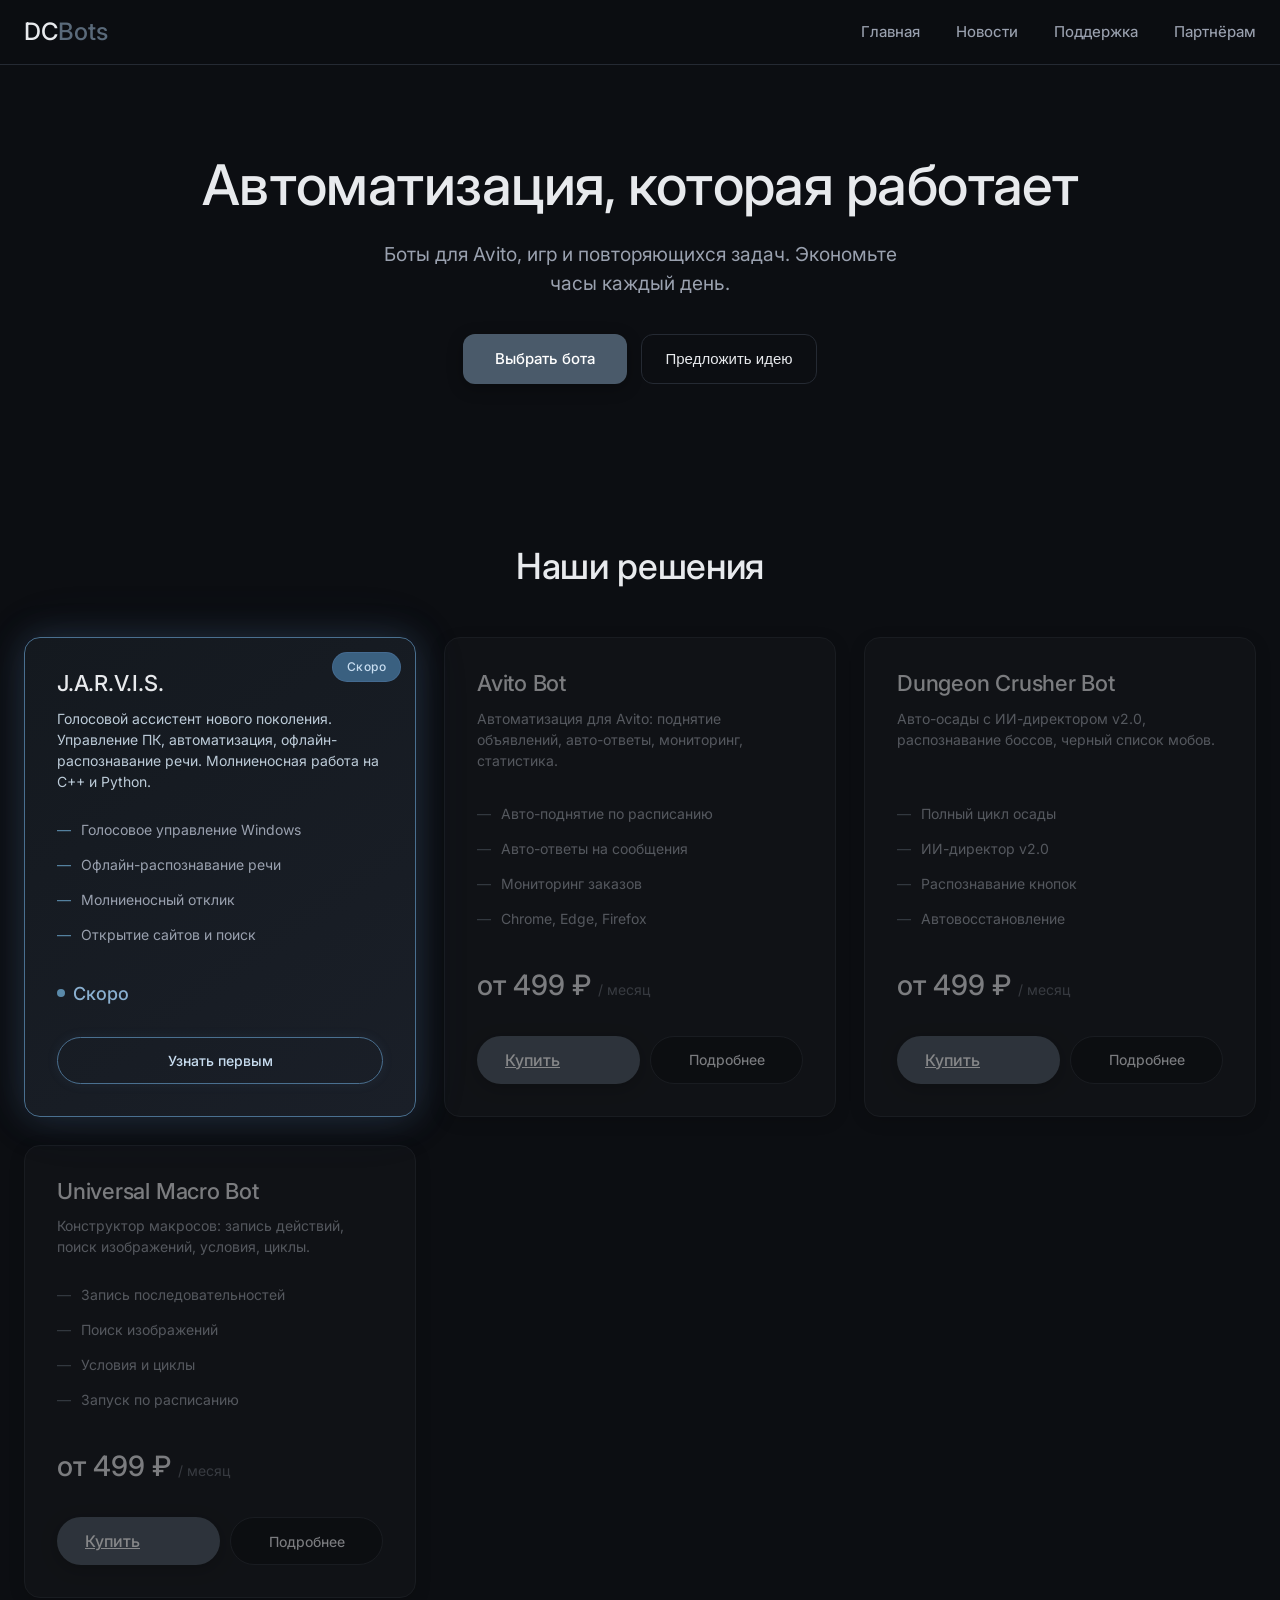
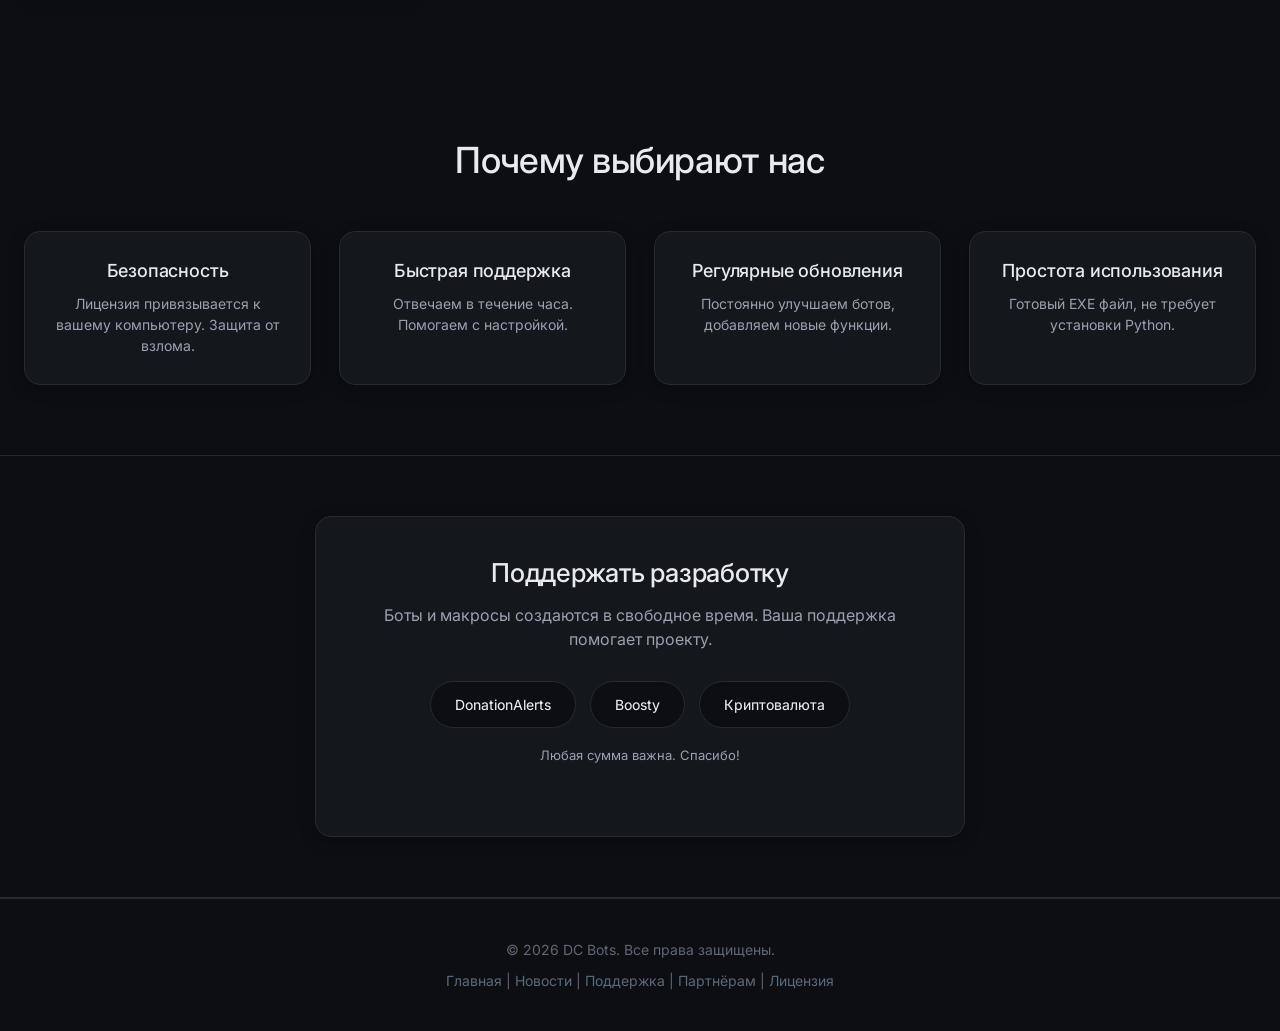
<file: index.html>
<!DOCTYPE html>
<html lang="ru">
<head>
    <meta charset="UTF-8">
    <meta name="viewport" content="width=device-width, initial-scale=1.0">
    <title>DC Bots — автоматизация Avito, игр и макросов</title>
    <meta name="description" content="DC Bots: автоматизация для Avito, Dungeon Crusher, Universal Macro Bot.">
    <meta name="keywords" content="автоматизация, бот для авито, бот для игр, макросы">
    <meta name="author" content="DC Bots">
    <meta name="robots" content="index, follow">
    
    <link rel="icon" type="image/png" sizes="96x96" href="/favicon-96x96.png">
    <link rel="icon" type="image/svg+xml" href="/favicon.svg">
    <link rel="shortcut icon" href="/favicon.ico">
    <link rel="apple-touch-icon" sizes="180x180" href="/apple-touch-icon.png">
    <meta name="apple-mobile-web-app-title" content="DC Bots">
    <link rel="manifest" href="/site.webmanifest">
    
    <link rel="canonical" href="https://www.dsbot.su/">
    
    <link rel="preconnect" href="https://fonts.googleapis.com">
    <link rel="preconnect" href="https://fonts.gstatic.com" crossorigin>
    <link href="https://fonts.googleapis.com/css2?family=Inter:ital,opsz,wght@0,14..32,100..900;1,14..32,100..900&display=swap" rel="stylesheet">
    
    <link rel="stylesheet" href="css/style.css">
</head>
<body>
    <div class="loader-wrapper" id="loader">
        <div class="loader">
            <div class="loader-logo">DC</div>
            <div class="loader-text">DC Bots</div>
            <div class="loader-dots">
                <div class="loader-dot"></div>
                <div class="loader-dot"></div>
                <div class="loader-dot"></div>
            </div>
        </div>
    </div>

    <script>
        window.addEventListener('load', function() {
            const loader = document.getElementById('loader');
            loader.classList.add('hide');
            setTimeout(() => loader.remove(), 400);
        });
    </script>

    <header class="header">
        <div class="container header-inner">
            <a href="index.html" class="logo">DC<span>Bots</span></a>
            <div class="nav">
                <a href="index.html">Главная</a>
                <a href="news.html">Новости</a>
                <a href="support.html">Поддержка</a>
                <a href="partners.html">Партнёрам</a>
            </div>
        </div>
    </header>

    <section class="hero">
        <div class="container">
            <h1>Автоматизация, которая работает</h1>
            <p>Боты для Avito, игр и повторяющихся задач. Экономьте часы каждый день.</p>
            <div class="hero-buttons">
                <a href="#bots" class="btn btn-primary">Выбрать бота</a>
                <button class="btn btn-outline" id="openIdeaModalBtn">Предложить идею</button>
            </div>
        </div>
    </section>

    <div id="ideaModal" class="modal">
        <div class="modal-content">
            <div class="modal-header">
                <h2>Предложить идею</h2>
                <span class="close-modal" onclick="closeModal('ideaModal')">&times;</span>
            </div>
            <div class="modal-body">
                <form action="https://formsubmit.co/cheltypo@gmail.com" method="POST">
                    <input type="hidden" name="_subject" value="Новая идея с сайта DC Bots">
                    <input type="hidden" name="_captcha" value="false">
                    <input type="text" name="name" placeholder="Ваше имя" required>
                    <input type="email" name="email" placeholder="Ваш email" required>
                    <textarea name="message" placeholder="Опишите вашу идею..." required></textarea>
                    <button type="submit">Отправить</button>
                </form>
            </div>
        </div>
    </div>

    <div id="buyModal" class="modal">
        <div class="modal-content">
            <div class="modal-header">
                <h2 id="buyModalTitle">Оформление заказа</h2>
                <span class="close-modal" onclick="closeModal('buyModal')">&times;</span>
            </div>
            <div class="modal-body">
                <form action="https://formsubmit.co/cheltypo@gmail.com" method="POST">
                    <input type="hidden" name="_subject" value="Заказ с сайта DC Bots">
                    <input type="hidden" name="_captcha" value="false">
                    <input type="hidden" name="product" id="buyProduct">
                    <input type="hidden" name="tariff" id="buyTariff">
                    <input type="text" name="name" placeholder="Ваше имя" required>
                    <input type="text" name="contact" placeholder="Telegram или Email" required>
                    <select name="payment_method" required>
                        <option value="">Способ оплаты</option>
                        <option value="Карта Сбербанк">Карта Сбербанк</option>
                        <option value="Карта Тинькофф">Карта Тинькофф</option>
                        <option value="ЮMoney">ЮMoney</option>
                        <option value="Криптовалюта USDT">Криптовалюта USDT</option>
                    </select>
                    <textarea name="comment" placeholder="Комментарий (необязательно)"></textarea>
                    <button type="submit">Отправить заявку</button>
                </form>
                <p style="color: var(--text-muted); font-size: 12px; text-align: center; margin-top: 15px;">После отправки с вами свяжутся для уточнения деталей.</p>
            </div>
        </div>
    </div>

    <div id="detailAvitoModal" class="modal">
        <div class="modal-content">
            <div class="modal-header">
                <h2>Avito Bot</h2>
                <span class="close-modal" onclick="closeModal('detailAvitoModal')">&times;</span>
            </div>
            <div class="modal-body">
                <p style="color: var(--text-secondary); margin-bottom: 16px; font-size: 14px;">Автоматизация для Avito: поднятие объявлений, авто-ответы, мониторинг, статистика.</p>
                <div class="detail-section">
                    <h3>Возможности</h3>
                    <ul>
                        <li>Авто-поднятие по расписанию</li>
                        <li>Авто-ответы на сообщения</li>
                        <li>Мониторинг заказов</li>
                        <li>Статистика просмотров</li>
                        <li>Chrome, Edge, Firefox</li>
                        <li>Уведомления в Telegram</li>
                    </ul>
                </div>
                <div class="price-block">
                    <div class="price">от 499 ₽ <small>/ месяц</small></div>
                    <p style="color: var(--text-muted); font-size: 13px;">3 месяца — 1199 ₽ • Навсегда — 2999 ₽</p>
                </div>
                <div style="display: flex; gap: 12px;">
                    <button class="btn-buy" style="flex: 1;" onclick="closeModal('detailAvitoModal'); openBuyModal('Avito Bot', '1 месяц - 499 ₽');">Купить</button>
                    <button class="btn-outline" style="flex: 1; border-radius: 40px;" onclick="closeModal('detailAvitoModal');">Закрыть</button>
                </div>
            </div>
        </div>
    </div>

    <div id="detailDungeonModal" class="modal">
        <div class="modal-content">
            <div class="modal-header">
                <h2>Dungeon Crusher Bot</h2>
                <span class="close-modal" onclick="closeModal('detailDungeonModal')">&times;</span>
            </div>
            <div class="modal-body">
                <p style="color: var(--text-secondary); margin-bottom: 16px; font-size: 14px;">Авто-осады с ИИ-директором v2.0. Бот учится на ваших действиях.</p>
                <div class="detail-section">
                    <h3>Возможности</h3>
                    <ul>
                        <li>Полный цикл осады</li>
                        <li>ИИ-директор v2.0</li>
                        <li>Распознавание кнопок</li>
                        <li>Черный список мобов</li>
                        <li>Автовосстановление</li>
                        <li>Статистика и графики</li>
                    </ul>
                </div>
                <div class="price-block">
                    <div class="price">от 499 ₽ <small>/ месяц</small></div>
                    <p style="color: var(--text-muted); font-size: 13px;">3 месяца — 1199 ₽ • Навсегда — 2999 ₽</p>
                </div>
                <div style="display: flex; gap: 12px;">
                    <button class="btn-buy" style="flex: 1;" onclick="closeModal('detailDungeonModal'); openBuyModal('Dungeon Crusher Bot', '1 месяц - 499 ₽');">Купить</button>
                    <button class="btn-outline" style="flex: 1; border-radius: 40px;" onclick="closeModal('detailDungeonModal');">Закрыть</button>
                </div>
            </div>
        </div>
    </div>

    <div id="detailMacroModal" class="modal">
        <div class="modal-content">
            <div class="modal-header">
                <h2>Universal Macro Bot</h2>
                <span class="close-modal" onclick="closeModal('detailMacroModal')">&times;</span>
            </div>
            <div class="modal-body">
                <p style="color: var(--text-secondary); margin-bottom: 16px; font-size: 14px;">Конструктор макросов: запись, поиск изображений, условия, циклы.</p>
                <div class="detail-section">
                    <h3>Возможности</h3>
                    <ul>
                        <li>Запись действий</li>
                        <li>Поиск изображений</li>
                        <li>Условия (if/else)</li>
                        <li>Циклы (for/while)</li>
                        <li>Запуск по расписанию</li>
                        <li>Визуальный редактор</li>
                    </ul>
                </div>
                <div class="price-block">
                    <div class="price">от 499 ₽ <small>/ месяц</small></div>
                    <p style="color: var(--text-muted); font-size: 13px;">3 месяца — 1199 ₽ • Навсегда — 2999 ₽</p>
                </div>
                <div style="display: flex; gap: 12px;">
                    <button class="btn-buy" style="flex: 1;" onclick="closeModal('detailMacroModal'); openBuyModal('Universal Macro Bot', '1 месяц - 499 ₽');">Купить</button>
                    <button class="btn-outline" style="flex: 1; border-radius: 40px;" onclick="closeModal('detailMacroModal');">Закрыть</button>
                </div>
            </div>
        </div>
    </div>

    <div id="jarvisNotifyModal" class="modal">
        <div class="modal-content">
            <div class="modal-header">
                <h2>J.A.R.V.I.S. — скоро</h2>
                <span class="close-modal" onclick="closeModal('jarvisNotifyModal')">&times;</span>
            </div>
            <div class="modal-body">
                <p style="color: var(--text-secondary); margin-bottom: 20px;">Оставьте контакт, и мы напишем вам сразу после запуска.</p>
                <form action="https://formsubmit.co/cheltypo@gmail.com" method="POST">
                    <input type="hidden" name="_subject" value="Уведомить о Джарвисе | DC Bots">
                    <input type="hidden" name="_captcha" value="false">
                    <input type="text" name="name" placeholder="Ваше имя" required>
                    <input type="text" name="contact" placeholder="Telegram или Email" required>
                    <button type="submit">Уведомить</button>
                </form>
            </div>
        </div>
    </div>

    <div id="licenseModal" class="modal">
        <div class="modal-content">
            <div class="modal-header">
                <h2>Лицензионное соглашение</h2>
                <span class="close-modal" onclick="closeModal('licenseModal')">&times;</span>
            </div>
            <div class="modal-body">
                <p style="margin-bottom: 16px;">© 2026 DC Bots. Все права защищены.</p>
                <p style="margin-bottom: 16px;">Настоящее лицензионное соглашение регулирует использование материалов сайта dsbot.su и программного обеспечения DC Bots.</p>
                <h3 style="font-size: 16px; margin: 16px 0 8px;">1. Авторские права</h3>
                <p style="color: var(--text-secondary); font-size: 14px;">Все материалы сайта являются интеллектуальной собственностью DC Bots.</p>
                <h3 style="font-size: 16px; margin: 16px 0 8px;">2. Использование материалов</h3>
                <p style="color: var(--text-secondary); font-size: 14px;">Запрещается копирование, распространение, модификация материалов без письменного разрешения.</p>
                <h3 style="font-size: 16px; margin: 16px 0 8px;">3. Программное обеспечение</h3>
                <p style="color: var(--text-secondary); font-size: 14px;">Программы распространяются на условиях платной лицензии. Запрещается декомпиляция и передача ключей третьим лицам.</p>
                <button class="btn-buy" style="width: 100%; margin-top: 20px;" onclick="closeModal('licenseModal')">Закрыть</button>
            </div>
        </div>
    </div>

    <section id="bots" class="bots">
        <div class="container">
            <h2 class="section-title">Наши решения</h2>
            <div class="grid has-jarvis">
                <div class="bot-card jarvis-card">
                    <span class="jarvis-badge">Скоро</span>
                    <h3>J.A.R.V.I.S.</h3>
                    <p>Голосовой ассистент нового поколения. Управление ПК, автоматизация, офлайн-распознавание речи. Молниеносная работа на C++ и Python.</p>
                    <ul class="bot-features">
                        <li>Голосовое управление Windows</li>
                        <li>Офлайн-распознавание речи</li>
                        <li>Молниеносный отклик</li>
                        <li>Открытие сайтов и поиск</li>
                    </ul>
                    <div class="jarvis-soon">
                        <span class="jarvis-dot"></span> Скоро
                    </div>
                    <div class="bot-actions">
                        <a href="#" class="btn-jarvis" onclick="openModal('jarvisNotifyModal'); return false;">Узнать первым</a>
                    </div>
                </div>

                <div class="bot-card">
                    <h3>Avito Bot</h3>
                    <p>Автоматизация для Avito: поднятие объявлений, авто-ответы, мониторинг, статистика.</p>
                    <ul class="bot-features">
                        <li>Авто-поднятие по расписанию</li>
                        <li>Авто-ответы на сообщения</li>
                        <li>Мониторинг заказов</li>
                        <li>Chrome, Edge, Firefox</li>
                    </ul>
                    <div class="price">от 499 ₽ <small>/ месяц</small></div>
                    <div class="bot-actions">
                        <a href="#" class="btn-buy" onclick="openBuyModal('Avito Bot', '1 месяц - 499 ₽'); return false;">Купить</a>
                        <a href="#" class="bot-link" onclick="openModal('detailAvitoModal'); return false;">Подробнее</a>
                    </div>
                </div>

                <div class="bot-card">
                    <h3>Dungeon Crusher Bot</h3>
                    <p>Авто-осады с ИИ-директором v2.0, распознавание боссов, черный список мобов.</p>
                    <ul class="bot-features">
                        <li>Полный цикл осады</li>
                        <li>ИИ-директор v2.0</li>
                        <li>Распознавание кнопок</li>
                        <li>Автовосстановление</li>
                    </ul>
                    <div class="price">от 499 ₽ <small>/ месяц</small></div>
                    <div class="bot-actions">
                        <a href="#" class="btn-buy" onclick="openBuyModal('Dungeon Crusher Bot', '1 месяц - 499 ₽'); return false;">Купить</a>
                        <a href="#" class="bot-link" onclick="openModal('detailDungeonModal'); return false;">Подробнее</a>
                    </div>
                </div>

                <div class="bot-card">
                    <h3>Universal Macro Bot</h3>
                    <p>Конструктор макросов: запись действий, поиск изображений, условия, циклы.</p>
                    <ul class="bot-features">
                        <li>Запись последовательностей</li>
                        <li>Поиск изображений</li>
                        <li>Условия и циклы</li>
                        <li>Запуск по расписанию</li>
                    </ul>
                    <div class="price">от 499 ₽ <small>/ месяц</small></div>
                    <div class="bot-actions">
                        <a href="#" class="btn-buy" onclick="openBuyModal('Universal Macro Bot', '1 месяц - 499 ₽'); return false;">Купить</a>
                        <a href="#" class="bot-link" onclick="openModal('detailMacroModal'); return false;">Подробнее</a>
                    </div>
                </div>
            </div>
        </div>
    </section>

    <section class="features">
        <div class="container">
            <h2 class="section-title">Почему выбирают нас</h2>
            <div class="features-grid">
                <div class="feature-item">
                    <h4>Безопасность</h4>
                    <p>Лицензия привязывается к вашему компьютеру. Защита от взлома.</p>
                </div>
                <div class="feature-item">
                    <h4>Быстрая поддержка</h4>
                    <p>Отвечаем в течение часа. Помогаем с настройкой.</p>
                </div>
                <div class="feature-item">
                    <h4>Регулярные обновления</h4>
                    <p>Постоянно улучшаем ботов, добавляем новые функции.</p>
                </div>
                <div class="feature-item">
                    <h4>Простота использования</h4>
                    <p>Готовый EXE файл, не требует установки Python.</p>
                </div>
            </div>
        </div>
    </section>

    <section class="support-author">
        <div class="container">
            <div class="support-card">
                <h3>Поддержать разработку</h3>
                <p>Боты и макросы создаются в свободное время. Ваша поддержка помогает проекту.</p>
                <div class="support-buttons">
                    <a href="https://www.donationalerts.com/r/alibobao" target="_blank" class="btn-donate">DonationAlerts</a>
                    <a href="https://boosty.to/alibobao/single-payment/donation/793850/target?share=target_link" target="_blank" class="btn-boosty">Boosty</a>
                    <a href="#" class="btn-crypto" id="cryptoBtn">Криптовалюта</a>
                </div>
                <div id="cryptoAddresses" style="display: none; margin-top: 15px;">
                    <p><strong>USDT (TRC20):</strong> TXxxx...yyy</p>
                    <p><strong>BTC:</strong> bc1q...xyz</p>
                </div>
                <p class="support-note">Любая сумма важна. Спасибо!</p>
            </div>
        </div>
    </section>

    <footer class="footer">
        <div class="container">
            <p>© 2026 DC Bots. Все права защищены.</p>
            <p style="margin-top: 10px;">
                <a href="index.html">Главная</a> |
                <a href="news.html">Новости</a> |
                <a href="support.html">Поддержка</a> |
                <a href="partners.html">Партнёрам</a> |
                <a href="#" onclick="openModal('licenseModal'); return false;">Лицензия</a>
            </p>
        </div>
    </footer>

    <script>
        function openModal(modalId) {
            document.getElementById(modalId).style.display = 'flex';
            document.body.style.overflow = 'hidden';
        }
        
        function closeModal(modalId) {
            document.getElementById(modalId).style.display = 'none';
            document.body.style.overflow = 'auto';
        }
        
        function openBuyModal(product, tariff) {
            document.getElementById('buyProduct').value = product;
            document.getElementById('buyTariff').value = tariff;
            document.getElementById('buyModalTitle').textContent = product + ' — ' + tariff;
            openModal('buyModal');
        }

        document.getElementById('openIdeaModalBtn').addEventListener('click', () => openModal('ideaModal'));
        
        window.addEventListener('click', (e) => {
            if (e.target.classList.contains('modal')) {
                e.target.style.display = 'none';
                document.body.style.overflow = 'auto';
            }
        });
        
        document.addEventListener('keydown', (e) => {
            if (e.key === 'Escape') {
                document.querySelectorAll('.modal').forEach(m => { m.style.display = 'none'; });
                document.body.style.overflow = 'auto';
            }
        });
        
        document.getElementById('cryptoBtn')?.addEventListener('click', (e) => {
            e.preventDefault();
            const div = document.getElementById('cryptoAddresses');
            div.style.display = div.style.display === 'none' ? 'block' : 'none';
        });
    </script>
</body>
</html>
</file>
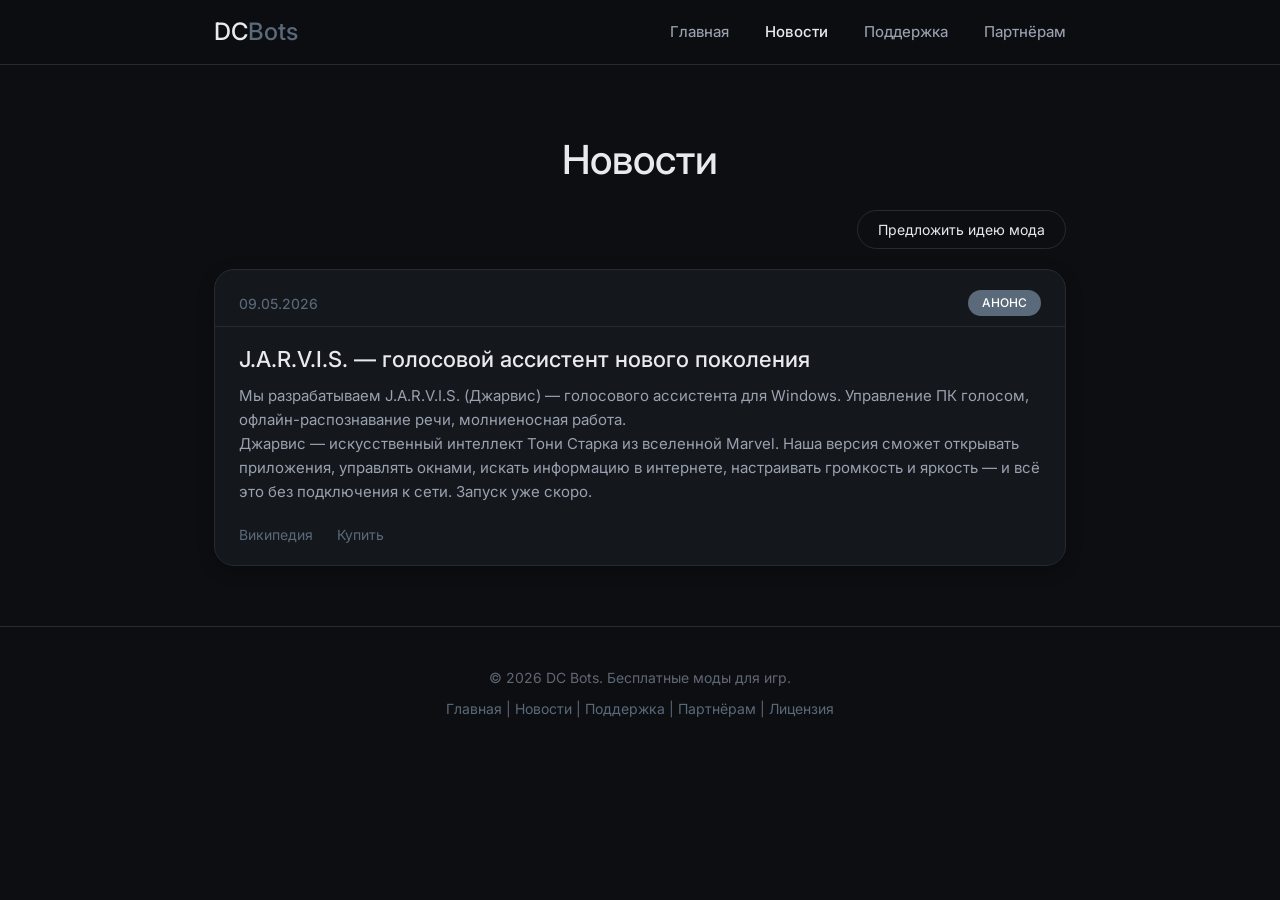
<file: news.html>
<!DOCTYPE html>
<html lang="ru">
<head>
    <meta charset="UTF-8">
    <meta name="viewport" content="width=device-width, initial-scale=1.0">
    <title>Новости | DC Bots</title>
    <meta name="description" content="Новости DC Bots — анонсы, обновления, моды.">
    <meta name="robots" content="index, follow">
    
    <link rel="icon" type="image/png" sizes="96x96" href="/favicon-96x96.png">
    <link rel="icon" type="image/svg+xml" href="/favicon.svg">
    <link rel="shortcut icon" href="/favicon.ico">
    <link rel="apple-touch-icon" sizes="180x180" href="/apple-touch-icon.png">
    <meta name="apple-mobile-web-app-title" content="DC Bots">
    <link rel="manifest" href="/site.webmanifest">
    
    <link rel="preconnect" href="https://fonts.googleapis.com">
    <link rel="preconnect" href="https://fonts.gstatic.com" crossorigin>
    <link href="https://fonts.googleapis.com/css2?family=Inter:ital,opsz,wght@0,14..32,100..900;1,14..32,100..900&display=swap" rel="stylesheet">
    <style>
        * { margin: 0; padding: 0; box-sizing: border-box; }
        :root {
            --bg: #0c0e12; --card: #14171c; --border: #252a33; --border-hover: #3a4150;
            --text: #e8eaed; --text-secondary: #9aa1af; --text-muted: #606774;
            --accent: #5a6a7a; --accent-hover: #6e8092; --cta: #4a5a6a;
            --shadow: 0 4px 16px rgba(0,0,0,0.3);
        }
        body { font-family: 'Inter', sans-serif; background: var(--bg); color: var(--text); line-height: 1.5; min-height: 100vh; }
        .container { max-width: 900px; margin: 0 auto; padding: 0 24px; }
        
        .header { position: fixed; top: 0; left: 0; right: 0; z-index: 1000; padding: 14px 0; background: rgba(12,14,18,0.92); backdrop-filter: blur(8px); border-bottom: 1px solid var(--border); }
        .header-inner { display: flex; justify-content: space-between; align-items: center; flex-wrap: wrap; gap: 24px; }
        .logo { font-size: 24px; font-weight: 500; color: var(--text); text-decoration: none; }
        .logo span { color: var(--accent); }
        .nav { display: flex; gap: 36px; flex-wrap: wrap; }
        .nav a { color: var(--text-secondary); text-decoration: none; font-weight: 450; font-size: 15px; padding: 6px 0; }
        .nav a:hover { color: var(--text); }
        .nav a.active { color: var(--text); font-weight: 500; }
        
        .page { padding: 130px 0 60px; }
        h1 { font-size: 2.5rem; font-weight: 500; margin-bottom: 20px; text-align: center; }
        
        .news-grid { display: flex; flex-direction: column; gap: 24px; margin-top: 20px; }
        .news-card { background: var(--card); border: 1px solid var(--border); border-radius: 20px; overflow: hidden; box-shadow: var(--shadow); }
        .news-header { padding: 20px 24px 10px; display: flex; justify-content: space-between; align-items: center; flex-wrap: wrap; gap: 10px; border-bottom: 1px solid var(--border); }
        .news-date { color: var(--accent); font-size: 14px; font-weight: 450; }
        .news-category { background: var(--accent); color: white; padding: 4px 14px; border-radius: 40px; font-size: 12px; font-weight: 500; }
        .news-title { font-size: 22px; color: var(--text); padding: 16px 24px 8px; font-weight: 500; }
        .news-content { padding: 0 24px 20px; color: var(--text-secondary); font-size: 15px; line-height: 1.6; }
        .news-links { padding: 0 24px 20px; display: flex; gap: 24px; flex-wrap: wrap; }
        .news-links a { color: var(--accent); text-decoration: none; font-size: 14px; transition: color 0.2s; }
        .news-links a:hover { color: var(--accent-hover); text-decoration: underline; }
        .news-empty { text-align: center; padding: 60px 20px; background: var(--card); border: 1px solid var(--border); border-radius: 16px; color: var(--text-muted); }
        .idea-button { text-align: right; margin-bottom: 16px; }
        .btn-idea { background: transparent; border: 1px solid var(--border); color: var(--text); padding: 10px 20px; border-radius: 40px; font-size: 14px; cursor: pointer; transition: all 0.2s; font-family: inherit; }
        .btn-idea:hover { border-color: var(--border-hover); background: var(--card); }
        
        .modal { display: none; position: fixed; z-index: 9999; left: 0; top: 0; width: 100%; height: 100%; background: rgba(0,0,0,0.7); backdrop-filter: blur(6px); align-items: center; justify-content: center; }
        .modal-content { background: var(--card); width: 90%; max-width: 500px; border-radius: 20px; border: 1px solid var(--border); box-shadow: 0 8px 24px rgba(0,0,0,0.4); }
        .modal-header { padding: 22px 26px; border-bottom: 1px solid var(--border); display: flex; justify-content: space-between; align-items: center; }
        .modal-header h2 { font-size: 22px; margin: 0; font-weight: 500; }
        .close-modal { color: var(--text-muted); font-size: 28px; cursor: pointer; line-height: 1; }
        .close-modal:hover { color: var(--text); }
        .modal-body { padding: 24px; }
        .modal-body input, .modal-body textarea { width: 100%; padding: 13px 16px; margin-bottom: 16px; background: var(--bg); border: 1px solid var(--border); border-radius: 12px; font-family: inherit; font-size: 15px; color: var(--text); }
        .modal-body input:focus, .modal-body textarea:focus { outline: none; border-color: var(--accent); }
        .modal-body input::placeholder, .modal-body textarea::placeholder { color: var(--text-muted); }
        .modal-body textarea { resize: vertical; min-height: 120px; }
        .modal-body button { width: 100%; background: var(--cta); color: white; border: none; padding: 14px; border-radius: 40px; font-size: 15px; font-weight: 500; cursor: pointer; box-shadow: var(--shadow); transition: all 0.2s; }
        .modal-body button:hover { background: var(--accent-hover); }
        
        .footer { border-top: 1px solid var(--border); padding: 40px 0; text-align: center; color: var(--text-muted); font-size: 14px; }
        .footer a { color: var(--accent); text-decoration: none; }
        .footer a:hover { color: var(--accent-hover); text-decoration: underline; }
        
        .loader-wrapper { position: fixed; top: 0; left: 0; width: 100%; height: 100%; background: var(--bg); display: flex; justify-content: center; align-items: center; z-index: 9998; transition: opacity 0.4s; }
        .loader { text-align: center; }
        .loader-logo { font-size: 48px; font-weight: 300; color: var(--accent); }
        .loader-text { margin-top: 16px; font-size: 16px; color: var(--accent); }
        .loader-dots { display: flex; justify-content: center; gap: 8px; margin-top: 16px; }
        .loader-dot { width: 10px; height: 10px; background: var(--accent); border-radius: 50%; animation: dotPulse 1.2s infinite; }
        .loader-dot:nth-child(2) { animation-delay: 0.2s; }
        .loader-dot:nth-child(3) { animation-delay: 0.4s; }
        @keyframes dotPulse { 0%,100%{opacity:0.4;transform:scale(1);} 50%{opacity:1;transform:scale(1.4);} }
        .loader-wrapper.hide { opacity: 0; visibility: hidden; }
        
        @media (max-width: 768px) {
            .header-inner { flex-direction: column; text-align: center; }
            .nav { justify-content: center; gap: 22px; }
            h1 { font-size: 2rem; }
            .idea-button { text-align: center; }
        }
    </style>
</head>
<body>
    <div class="loader-wrapper" id="loader">
        <div class="loader">
            <div class="loader-logo">DC</div>
            <div class="loader-text">DC Bots</div>
            <div class="loader-dots">
                <div class="loader-dot"></div>
                <div class="loader-dot"></div>
                <div class="loader-dot"></div>
            </div>
        </div>
    </div>
    <script>window.addEventListener('load',function(){const l=document.getElementById('loader');l.classList.add('hide');setTimeout(()=>l.remove(),400);});</script>

    <header class="header">
        <div class="container header-inner">
            <a href="index.html" class="logo">DC<span>Bots</span></a>
            <div class="nav">
                <a href="index.html">Главная</a>
                <a href="news.html" class="active">Новости</a>
                <a href="support.html">Поддержка</a>
                <a href="partners.html">Партнёрам</a>
            </div>
        </div>
    </header>

    <section class="page">
        <div class="container">
            <h1>Новости</h1>
            <div class="idea-button"><button class="btn-idea" id="openIdeaModalBtn">Предложить идею мода</button></div>
            <div id="newsContainer" class="news-grid"><div style="text-align:center;padding:40px;color:var(--text-muted);">Загрузка новостей...</div></div>
        </div>
    </section>

    <div id="ideaModal" class="modal">
        <div class="modal-content">
            <div class="modal-header"><h2>Предложить идею мода</h2><span class="close-modal" onclick="closeModal('ideaModal')">&times;</span></div>
            <div class="modal-body">
                <form action="https://formsubmit.co/cheltypo@gmail.com" method="POST">
                    <input type="hidden" name="_subject" value="Идея мода с сайта DC Bots">
                    <input type="hidden" name="_captcha" value="false">
                    <input type="text" name="name" placeholder="Ваше имя" required>
                    <input type="email" name="email" placeholder="Ваш email" required>
                    <textarea name="message" placeholder="Опишите идею мода..." required></textarea>
                    <button type="submit">Отправить</button>
                </form>
            </div>
        </div>
    </div>

    <div id="licenseModal" class="modal">
        <div class="modal-content">
            <div class="modal-header"><h2>Лицензионное соглашение</h2><span class="close-modal" onclick="closeModal('licenseModal')">&times;</span></div>
            <div class="modal-body">
                <p style="margin-bottom:16px;">© 2026 DC Bots. Все права защищены.</p>
                <p style="margin-bottom:16px;">Настоящее соглашение регулирует использование материалов сайта и ПО DC Bots.</p>
                <h3 style="font-size:16px;margin:16px 0 8px;">1. Авторские права</h3>
                <p style="color:var(--text-secondary);font-size:14px;">Все материалы — собственность DC Bots.</p>
                <h3 style="font-size:16px;margin:16px 0 8px;">2. Использование</h3>
                <p style="color:var(--text-secondary);font-size:14px;">Запрещено копирование без разрешения.</p>
                <h3 style="font-size:16px;margin:16px 0 8px;">3. ПО</h3>
                <p style="color:var(--text-secondary);font-size:14px;">Платная лицензия, запрет декомпиляции.</p>
                <button style="width:100%;margin-top:20px;background:var(--cta);color:white;border:none;padding:14px;border-radius:40px;cursor:pointer;" onclick="closeModal('licenseModal')">Закрыть</button>
            </div>
        </div>
    </div>

    <footer class="footer">
        <div class="container">
            <p>© 2026 DC Bots. Бесплатные моды для игр.</p>
            <p style="margin-top:10px;">
                <a href="index.html">Главная</a> |
                <a href="news.html">Новости</a> |
                <a href="support.html">Поддержка</a> |
                <a href="partners.html">Партнёрам</a> |
                <a href="#" onclick="openModal('licenseModal');return false;">Лицензия</a>
            </p>
        </div>
    </footer>

    <script>
        function openModal(id){document.getElementById(id).style.display='flex';document.body.style.overflow='hidden';}
        function closeModal(id){document.getElementById(id).style.display='none';document.body.style.overflow='auto';}
        
        async function loadNews(){
            const c=document.getElementById('newsContainer');
            try{
                const r=await fetch('data/news.json');
                if(!r.ok)throw new Error();
                const n=await r.json();
                if(!n||n.length===0){c.innerHTML='<div class="news-empty">Новостей пока нет</div>';return;}
                c.innerHTML=n.map(i=>`
                    <div class="news-card">
                        <div class="news-header">
                            <span class="news-date">${i.date}</span>
                            <span class="news-category">${i.category}</span>
                        </div>
                        <h2 class="news-title">${i.title}</h2>
                        <div class="news-content">
                            <p>${i.description}</p>
                            ${i.text?`<p>${i.text}</p>`:''}
                        </div>
                        ${i.links?`
                            <div class="news-links">
                                ${i.links.wiki?`<a href="${i.links.wiki}" target="_blank">Википедия</a>`:''}
                                ${i.links.direct?`<a href="${i.links.direct}">Купить</a>`:''}
                            </div>
                        `:''}
                    </div>
                `).join('');
            }catch{ c.innerHTML='<div class="news-empty">Новостей пока нет</div>'; }
        }
        
        loadNews();
        document.getElementById('openIdeaModalBtn')?.addEventListener('click',()=>openModal('ideaModal'));
        window.addEventListener('click',e=>{if(e.target.classList.contains('modal')){e.target.style.display='none';document.body.style.overflow='auto';}});
        document.addEventListener('keydown',e=>{if(e.key==='Escape'){document.querySelectorAll('.modal').forEach(m=>m.style.display='none');document.body.style.overflow='auto';}});
    </script>
</body>
</html>
</file>
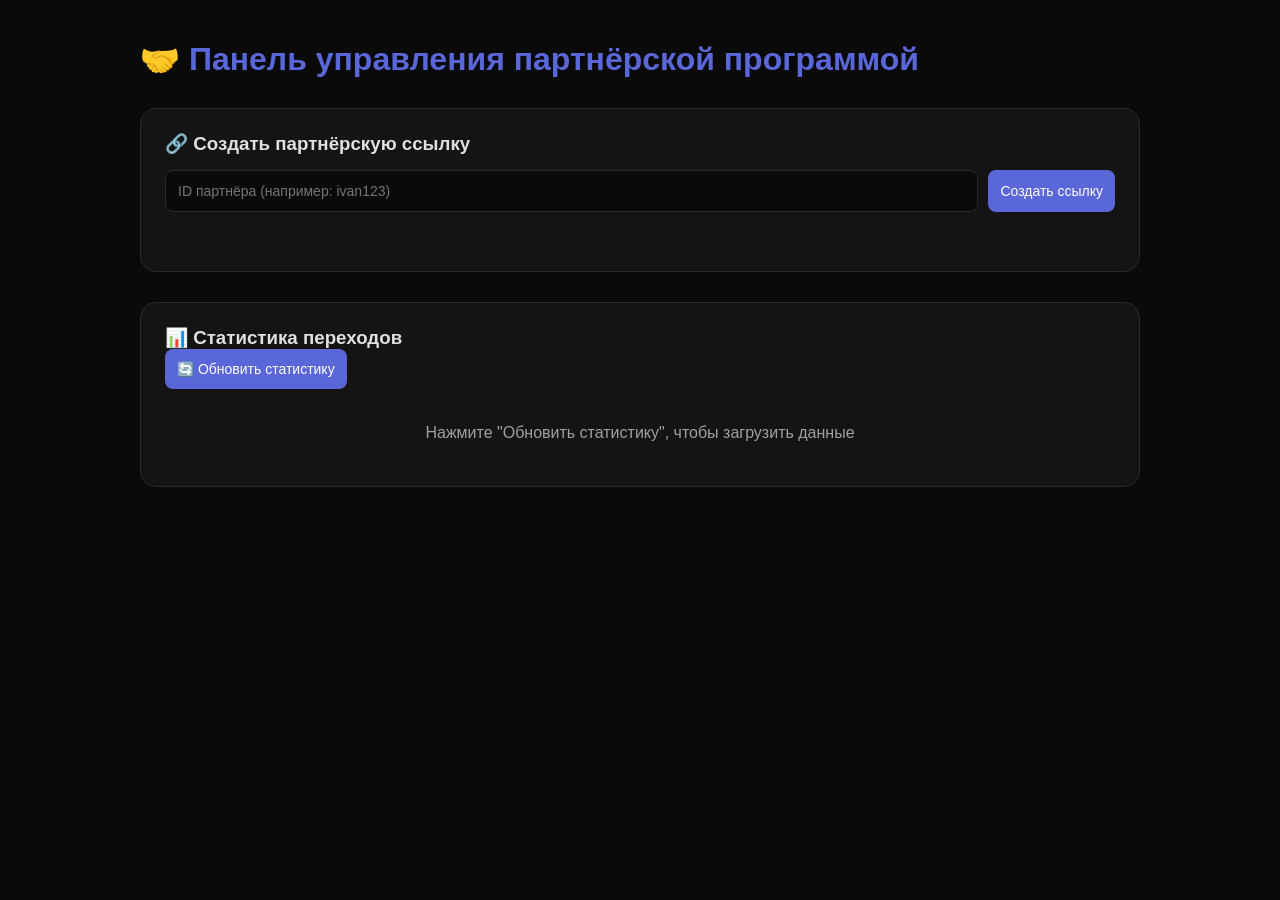
<file: partner-dashboard.html>
<!DOCTYPE html>
<html lang="ru">
<head>
    <meta charset="UTF-8">
    <meta name="viewport" content="width=device-width, initial-scale=1.0">
    <title>Панель партнёра — DC Bots</title>
    <style>
        * { margin: 0; padding: 0; box-sizing: border-box; }
        body { font-family: 'Segoe UI', sans-serif; background: #0a0a0a; color: #e0e0e0; padding: 40px 20px; }
        .container { max-width: 1000px; margin: 0 auto; }
        h1 { color: #5a67d8; margin-bottom: 30px; }
        .card { background: #141414; border: 1px solid #2a2a2a; border-radius: 16px; padding: 24px; margin-bottom: 30px; }
        input, button { padding: 12px; border-radius: 8px; font-size: 14px; }
        input { background: #0a0a0a; border: 1px solid #2a2a2a; color: white; flex: 1; }
        button { background: #5a67d8; color: white; border: none; cursor: pointer; transition: 0.2s; }
        button:hover { background: #6c63ff; transform: translateY(-2px); }
        .link-box { display: flex; gap: 10px; margin: 15px 0; }
        .generated-link { background: #0a0a0a; padding: 15px; border-radius: 8px; margin-top: 15px; word-break: break-all; }
        .generated-link a { color: #5a67d8; }
        .status { padding: 10px; border-radius: 8px; margin-top: 15px; }
        .status.success { background: rgba(72,187,120,0.2); color: #48bb78; }
        .status.error { background: rgba(229,62,62,0.2); color: #e53e3e; }
        table { width: 100%; border-collapse: collapse; margin-top: 15px; }
        th, td { padding: 12px; text-align: left; border-bottom: 1px solid #2a2a2a; }
        th { color: #5a67d8; }
        .refresh-btn { margin-bottom: 20px; }
    </style>
</head>
<body>
<div class="container">
    <h1>🤝 Панель управления партнёрской программой</h1>

    <div class="card">
        <h3>🔗 Создать партнёрскую ссылку</h3>
        <div class="link-box">
            <input type="text" id="partnerId" placeholder="ID партнёра (например: ivan123)" autocomplete="off">
            <button onclick="generateLink()">Создать ссылку</button>
        </div>
        <div id="generatedLink" class="generated-link" style="display: none;"></div>
        <div id="linkStatus" class="status"></div>
    </div>

    <div class="card">
        <h3>📊 Статистика переходов</h3>
        <button onclick="loadStats()" class="refresh-btn" style="margin-bottom: 15px;">🔄 Обновить статистику</button>
        <div id="statsTable">
            <p style="color: #a0a0a0; text-align: center; padding: 20px;">Нажмите "Обновить статистику", чтобы загрузить данные</p>
        </div>
    </div>
</div>

<script>
    const WEB_APP_URL = 'https://script.google.com/macros/s/AKfycbyxhRyAuJgmjThz6lkh7V9ieVLjebNw2ax_NXbIOSZznwmSB9GwSq9b2zLZtBP7JHEJKA/exec';
    const SPREADSHEET_ID = 'https://docs.google.com/spreadsheets/d/1ScnLuUFMvWKQklZN6ivwilOLDa0atys64zzCODOLUAg/edit?gid=0#gid=0'; 

    function generateLink() {
        const partnerId = document.getElementById('partnerId').value.trim();
        const statusDiv = document.getElementById('linkStatus');
        const generatedDiv = document.getElementById('generatedLink');

        if (!partnerId) {
            statusDiv.className = 'status error';
            statusDiv.textContent = '❌ Введите ID партнёра';
            setTimeout(() => statusDiv.style.display = 'none', 3000);
            return;
        }

        const link = `https://www.dsbot.su/?ref=${encodeURIComponent(partnerId)}`;
        generatedDiv.innerHTML = `
            <strong>✨ Ваша партнёрская ссылка:</strong><br>
            <a href="${link}" target="_blank">${link}</a><br>
            <small style="color:#6c6c6c;">Передайте эту ссылку партнёру. Все переходы будут отслеживаться.</small>
        `;
        generatedDiv.style.display = 'block';
        statusDiv.className = 'status success';
        statusDiv.textContent = '✅ Ссылка создана и скопирована!';
        setTimeout(() => statusDiv.style.display = 'none', 3000);

        navigator.clipboard.writeText(link);
    }

    async function loadStats() {
        const tableDiv = document.getElementById('statsTable');
        tableDiv.innerHTML = '<p style="color: #a0a0a0; text-align: center; padding: 20px;">Загрузка статистики...</p>';
        
        try {
            
            const url = `https://script.google.com/macros/s/AKfycbyxhRyAuJgmjThz6lkh7V9ieVLjebNw2ax_NXbIOSZznwmSB9GwSq9b2zLZtBP7JHEJKA/exec?key=Chikchirik6503`;
            const response = await fetch(url);
            const result = await response.json();
            
            if (result.data && result.data.length > 1) {
                const rows = result.data.slice(1).reverse();
                let html = '<table><thead><tr><th>Дата</th><th>IP</th><th>Партнёр</th><th>Страница</th><th>Гео</th></tr></thead><tbody>';
                for (const row of rows.slice(0, 50)) {
                    html += `<tr><td>${row[0] || ''}</td><td>${row[1] || ''}</td><td><strong>${row[2] || ''}</strong></td><td>${row[3] || ''}</td><td>${row[5] || ''}</td></tr>`;
                }
                html += '</tbody></table>';
                tableDiv.innerHTML = html;
            } else {
                tableDiv.innerHTML = '<p style="color: #a0a0a0; text-align: center; padding: 20px;">📭 Пока нет переходов</p>';
            }
        } catch (error) {
            console.error("Ошибка загрузки:", error);
            tableDiv.innerHTML = '<p style="color: #e53e3e; text-align: center; padding: 20px;">❌ Ошибка загрузки статистики. Возможно, скрипт ещё не обновлён.</p>';
        }
    }
</script>
</body>
</html>
</file>
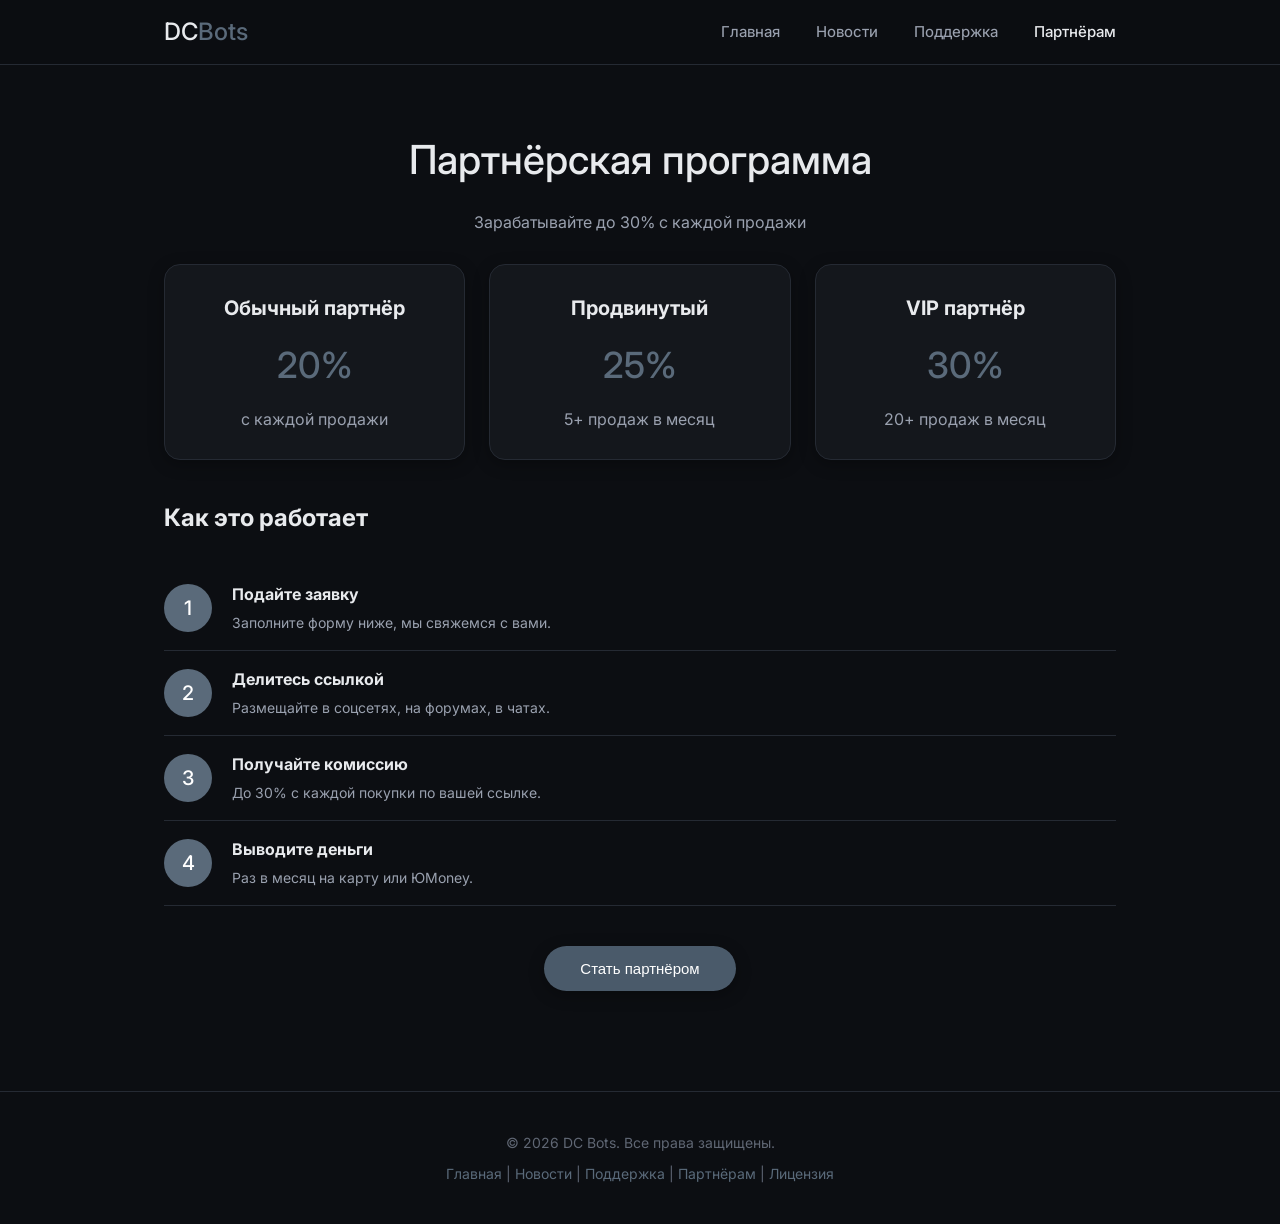
<file: partners.html>
<!DOCTYPE html>
<html lang="ru">
<head>
    <meta charset="UTF-8">
    <meta name="viewport" content="width=device-width, initial-scale=1.0">
    <title>Партнёрская программа | DC Bots</title>
    <meta name="description" content="Партнёрская программа DC Bots: зарабатывайте до 30% с продаж.">
    <meta name="robots" content="index, follow">
    
    <link rel="icon" type="image/png" sizes="96x96" href="/favicon-96x96.png">
    <link rel="icon" type="image/svg+xml" href="/favicon.svg">
    <link rel="shortcut icon" href="/favicon.ico">
    <link rel="apple-touch-icon" sizes="180x180" href="/apple-touch-icon.png">
    <meta name="apple-mobile-web-app-title" content="DC Bots">
    <link rel="manifest" href="/site.webmanifest">
    
    <link rel="preconnect" href="https://fonts.googleapis.com">
    <link rel="preconnect" href="https://fonts.gstatic.com" crossorigin>
    <link href="https://fonts.googleapis.com/css2?family=Inter:ital,opsz,wght@0,14..32,100..900;1,14..32,100..900&display=swap" rel="stylesheet">
    <style>
        * { margin: 0; padding: 0; box-sizing: border-box; }
        :root {
            --bg: #0c0e12; --card: #14171c; --border: #252a33; --border-hover: #3a4150;
            --text: #e8eaed; --text-secondary: #9aa1af; --text-muted: #606774;
            --accent: #5a6a7a; --accent-hover: #6e8092; --cta: #4a5a6a;
            --shadow: 0 4px 16px rgba(0,0,0,0.3);
        }
        body { font-family: 'Inter', sans-serif; background: var(--bg); color: var(--text); line-height: 1.5; min-height: 100vh; }
        .container { max-width: 1000px; margin: 0 auto; padding: 0 24px; }
        
        .header { position: fixed; top: 0; left: 0; right: 0; z-index: 1000; padding: 14px 0; background: rgba(12,14,18,0.92); backdrop-filter: blur(8px); border-bottom: 1px solid var(--border); }
        .header-inner { display: flex; justify-content: space-between; align-items: center; flex-wrap: wrap; gap: 24px; }
        .logo { font-size: 24px; font-weight: 500; color: var(--text); text-decoration: none; }
        .logo span { color: var(--accent); }
        .nav { display: flex; gap: 36px; flex-wrap: wrap; }
        .nav a { color: var(--text-secondary); text-decoration: none; font-weight: 450; font-size: 15px; padding: 6px 0; }
        .nav a:hover { color: var(--text); }
        .nav a.active { color: var(--text); font-weight: 500; }
        
        .page { padding: 130px 0 60px; }
        h1 { font-size: 2.5rem; font-weight: 500; margin-bottom: 20px; text-align: center; }
        h2 { font-size: 24px; margin: 40px 0 20px; }
        
        .grid { display: grid; grid-template-columns: repeat(auto-fit, minmax(250px, 1fr)); gap: 24px; margin: 30px 0; }
        .card { background: var(--card); border: 1px solid var(--border); border-radius: 16px; padding: 28px; text-align: center; box-shadow: var(--shadow); }
        .card h3 { font-size: 20px; margin-bottom: 10px; }
        .commission { font-size: 36px; font-weight: 500; color: var(--accent); margin: 15px 0; }
        .steps { margin: 30px 0; }
        .step { display: flex; gap: 20px; align-items: center; padding: 16px 0; border-bottom: 1px solid var(--border); }
        .step-number { width: 48px; height: 48px; background: var(--accent); color: white; border-radius: 50%; display: flex; align-items: center; justify-content: center; font-size: 20px; font-weight: 500; flex-shrink: 0; }
        .step-content strong { display: block; margin-bottom: 4px; }
        .step-content span { color: var(--text-secondary); font-size: 14px; }
        .btn { display: inline-block; padding: 14px 36px; background: var(--cta); color: white; border: none; border-radius: 40px; font-size: 15px; font-weight: 500; text-decoration: none; box-shadow: var(--shadow); cursor: pointer; }
        .btn:hover { background: var(--accent-hover); }
        
        .modal { display: none; position: fixed; z-index: 9999; left: 0; top: 0; width: 100%; height: 100%; background: rgba(0,0,0,0.7); backdrop-filter: blur(6px); align-items: center; justify-content: center; }
        .modal-content { background: var(--card); width: 90%; max-width: 500px; max-height: 80vh; overflow-y: auto; border-radius: 20px; border: 1px solid var(--border); box-shadow: 0 8px 24px rgba(0,0,0,0.4); }
        .modal-header { padding: 22px 26px; border-bottom: 1px solid var(--border); display: flex; justify-content: space-between; align-items: center; }
        .modal-header h2 { font-size: 22px; margin: 0; }
        .close-modal { color: var(--text-muted); font-size: 28px; cursor: pointer; }
        .close-modal:hover { color: var(--text); }
        .modal-body { padding: 24px; }
        .modal-body input, .modal-body textarea, .modal-body select { width: 100%; padding: 13px 16px; margin-bottom: 16px; background: var(--bg); border: 1px solid var(--border); border-radius: 12px; font-family: inherit; font-size: 15px; color: var(--text); }
        .modal-body input:focus, .modal-body textarea:focus, .modal-body select:focus { outline: none; border-color: var(--accent); }
        .modal-body input::placeholder, .modal-body textarea::placeholder { color: var(--text-muted); }
        .modal-body textarea { resize: vertical; min-height: 100px; }
        .modal-body button { width: 100%; background: var(--cta); color: white; border: none; padding: 14px; border-radius: 40px; font-size: 15px; font-weight: 500; cursor: pointer; box-shadow: var(--shadow); }
        .modal-body button:hover { background: var(--accent-hover); }
        .form-note { color: var(--text-muted); font-size: 12px; text-align: center; margin-top: 15px; }
        
        .footer { border-top: 1px solid var(--border); padding: 40px 0; text-align: center; color: var(--text-muted); font-size: 14px; }
        .footer a { color: var(--accent); text-decoration: none; }
        .footer a:hover { color: var(--accent-hover); text-decoration: underline; }
        
        .loader-wrapper { position: fixed; top: 0; left: 0; width: 100%; height: 100%; background: var(--bg); display: flex; justify-content: center; align-items: center; z-index: 9998; transition: opacity 0.4s; }
        .loader { text-align: center; }
        .loader-logo { font-size: 48px; font-weight: 300; color: var(--accent); }
        .loader-text { margin-top: 16px; font-size: 16px; color: var(--accent); }
        .loader-dots { display: flex; justify-content: center; gap: 8px; margin-top: 16px; }
        .loader-dot { width: 10px; height: 10px; background: var(--accent); border-radius: 50%; animation: dotPulse 1.2s infinite; }
        .loader-dot:nth-child(2) { animation-delay: 0.2s; }
        .loader-dot:nth-child(3) { animation-delay: 0.4s; }
        @keyframes dotPulse { 0%,100%{opacity:0.4;transform:scale(1);} 50%{opacity:1;transform:scale(1.4);} }
        .loader-wrapper.hide { opacity: 0; visibility: hidden; }
        
        @media (max-width: 768px) {
            .header-inner { flex-direction: column; text-align: center; }
            .nav { justify-content: center; gap: 22px; }
            h1 { font-size: 2rem; }
            .step { flex-direction: column; text-align: center; }
            .step-content { text-align: center; }
        }
    </style>
</head>
<body>
    <div class="loader-wrapper" id="loader">
        <div class="loader"><div class="loader-logo">DC</div><div class="loader-text">DC Bots</div><div class="loader-dots"><div class="loader-dot"></div><div class="loader-dot"></div><div class="loader-dot"></div></div></div>
    </div>
    <script>window.addEventListener('load',function(){const l=document.getElementById('loader');l.classList.add('hide');setTimeout(()=>l.remove(),400);});</script>

    <header class="header">
        <div class="container header-inner">
            <a href="index.html" class="logo">DC<span>Bots</span></a>
            <div class="nav">
                <a href="index.html">Главная</a>
                <a href="news.html">Новости</a>
                <a href="support.html">Поддержка</a>
                <a href="partners.html" class="active">Партнёрам</a>
            </div>
        </div>
    </header>

    <section class="page">
        <div class="container">
            <h1>Партнёрская программа</h1>
            <p style="text-align:center;color:var(--text-secondary);margin-bottom:20px;">Зарабатывайте до 30% с каждой продажи</p>
            
            <div class="grid">
                <div class="card"><h3>Обычный партнёр</h3><div class="commission">20%</div><p style="color:var(--text-secondary);">с каждой продажи</p></div>
                <div class="card"><h3>Продвинутый</h3><div class="commission">25%</div><p style="color:var(--text-secondary);">5+ продаж в месяц</p></div>
                <div class="card"><h3>VIP партнёр</h3><div class="commission">30%</div><p style="color:var(--text-secondary);">20+ продаж в месяц</p></div>
            </div>

            <h2>Как это работает</h2>
            <div class="steps">
                <div class="step">
                    <div class="step-number">1</div>
                    <div class="step-content"><strong>Подайте заявку</strong><span>Заполните форму ниже, мы свяжемся с вами.</span></div>
                </div>
                <div class="step">
                    <div class="step-number">2</div>
                    <div class="step-content"><strong>Делитесь ссылкой</strong><span>Размещайте в соцсетях, на форумах, в чатах.</span></div>
                </div>
                <div class="step">
                    <div class="step-number">3</div>
                    <div class="step-content"><strong>Получайте комиссию</strong><span>До 30% с каждой покупки по вашей ссылке.</span></div>
                </div>
                <div class="step">
                    <div class="step-number">4</div>
                    <div class="step-content"><strong>Выводите деньги</strong><span>Раз в месяц на карту или ЮMoney.</span></div>
                </div>
            </div>

            <div style="text-align:center;margin:40px 0;">
                <button class="btn" onclick="openModal('partnerModal')">Стать партнёром</button>
            </div>
        </div>
    </section>

    <!-- Модальное окно "Стать партнёром" -->
    <div id="partnerModal" class="modal">
        <div class="modal-content">
            <div class="modal-header">
                <h2>Стать партнёром</h2>
                <span class="close-modal" onclick="closeModal('partnerModal')">&times;</span>
            </div>
            <div class="modal-body">
                <form action="https://formsubmit.co/cheltypo@gmail.com" method="POST">
                    <input type="hidden" name="_subject" value="Заявка на партнёрство | DC Bots">
                    <input type="hidden" name="_captcha" value="false">
                    <input type="text" name="name" placeholder="Ваше имя" required>
                    <input type="text" name="contact" placeholder="Telegram или Email" required>
                    <select name="experience" required>
                        <option value="">Опыт в партнёрских программах</option>
                        <option value="Нет опыта">Нет опыта</option>
                        <option value="Менее 6 месяцев">Менее 6 месяцев</option>
                        <option value="От 6 месяцев до 1 года">От 6 месяцев до 1 года</option>
                        <option value="Более 1 года">Более 1 года</option>
                    </select>
                    <textarea name="message" placeholder="Расскажите о своих каналах продвижения..."></textarea>
                    <button type="submit">Отправить заявку</button>
                </form>
                <p class="form-note">После отправки мы свяжемся с вами в течение 24 часов.</p>
            </div>
        </div>
    </div>

    <!-- Модальное окно лицензии -->
    <div id="licenseModal" class="modal">
        <div class="modal-content">
            <div class="modal-header">
                <h2>Лицензионное соглашение</h2>
                <span class="close-modal" onclick="closeModal('licenseModal')">&times;</span>
            </div>
            <div class="modal-body">
                <p style="margin-bottom:16px;">© 2026 DC Bots. Все права защищены.</p>
                <p style="margin-bottom:16px;">Настоящее соглашение регулирует использование материалов сайта и ПО DC Bots.</p>
                <h3 style="font-size:16px;margin:16px 0 8px;">1. Авторские права</h3>
                <p style="color:var(--text-secondary);font-size:14px;">Все материалы — собственность DC Bots.</p>
                <h3 style="font-size:16px;margin:16px 0 8px;">2. Использование</h3>
                <p style="color:var(--text-secondary);font-size:14px;">Запрещено копирование без разрешения.</p>
                <h3 style="font-size:16px;margin:16px 0 8px;">3. ПО</h3>
                <p style="color:var(--text-secondary);font-size:14px;">Платная лицензия, запрет декомпиляции.</p>
                <button class="btn" style="width:100%;margin-top:20px;" onclick="closeModal('licenseModal')">Закрыть</button>
            </div>
        </div>
    </div>

    <footer class="footer">
        <div class="container">
            <p>© 2026 DC Bots. Все права защищены.</p>
            <p style="margin-top:10px;">
                <a href="index.html">Главная</a> |
                <a href="news.html">Новости</a> |
                <a href="support.html">Поддержка</a> |
                <a href="partners.html">Партнёрам</a> |
                <a href="#" onclick="openModal('licenseModal');return false;">Лицензия</a>
            </p>
        </div>
    </footer>

    <script>
        function openModal(id) {
            document.getElementById(id).style.display = 'flex';
            document.body.style.overflow = 'hidden';
        }
        function closeModal(id) {
            document.getElementById(id).style.display = 'none';
            document.body.style.overflow = 'auto';
        }
        window.addEventListener('click', e => {
            if (e.target.classList.contains('modal')) {
                e.target.style.display = 'none';
                document.body.style.overflow = 'auto';
            }
        });
        document.addEventListener('keydown', e => {
            if (e.key === 'Escape') {
                document.querySelectorAll('.modal').forEach(m => m.style.display = 'none');
                document.body.style.overflow = 'auto';
            }
        });
    </script>
</body>
</html>
</file>
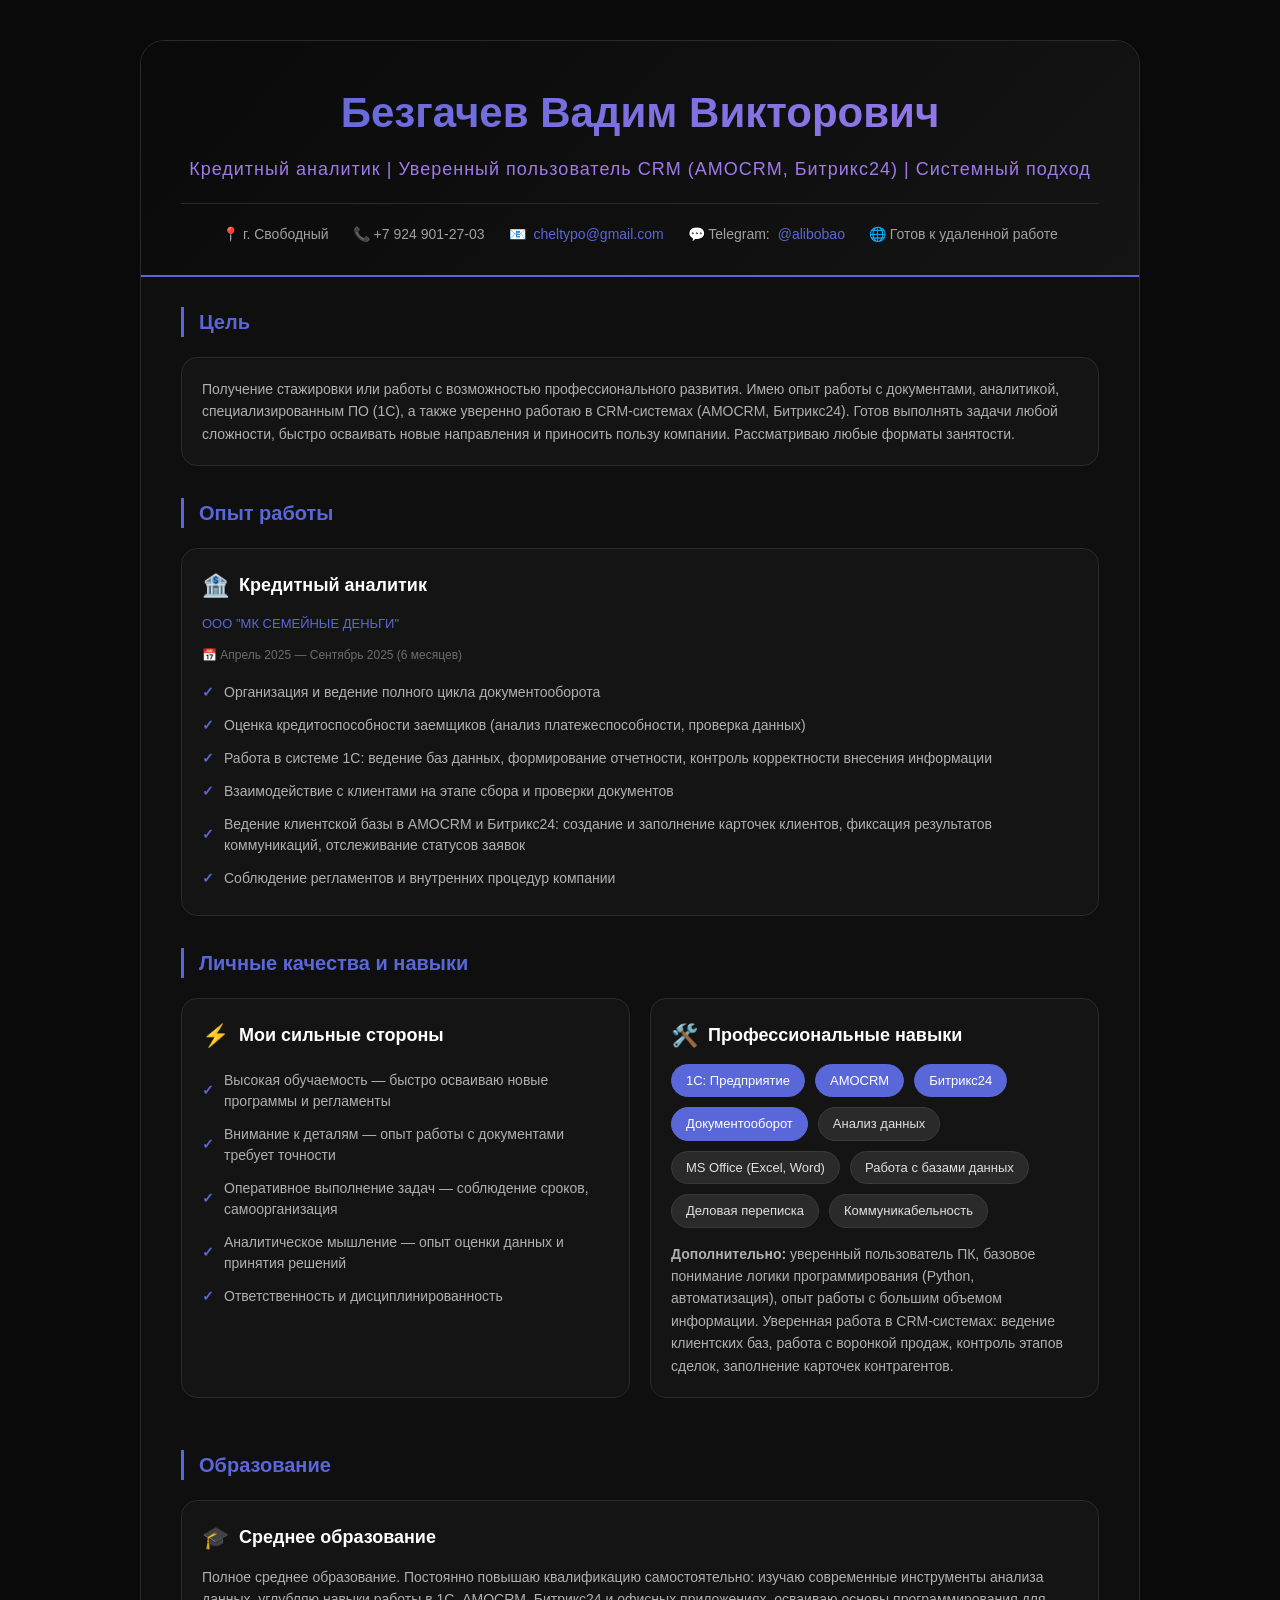
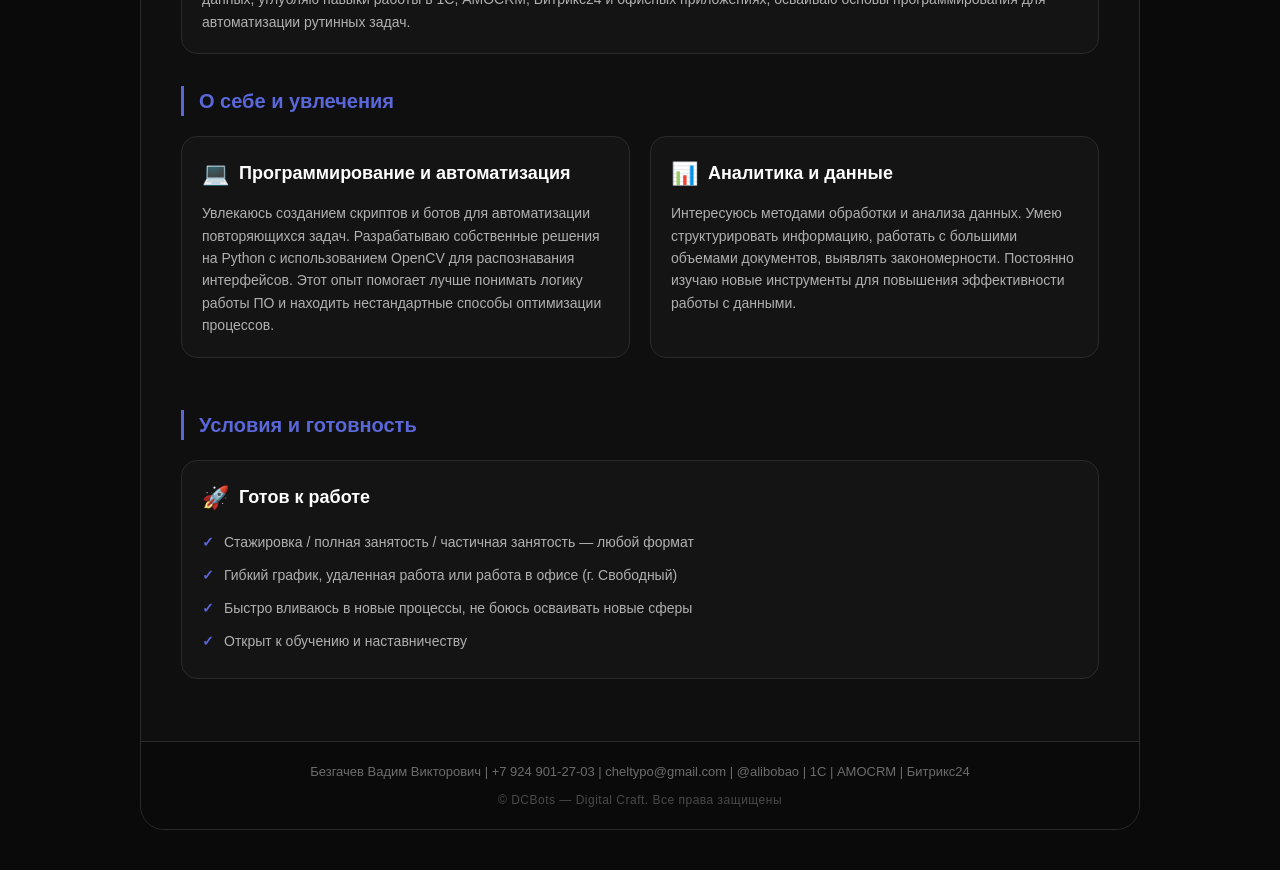
<file: resume.html>
<!DOCTYPE html>
<html lang="ru">
<head>
    <meta charset="UTF-8">
    <meta name="viewport" content="width=device-width, initial-scale=1.0">
    <title>Резюме — Безгачев Вадим Викторович | Кредитный аналитик</title>
    <style>
        * {
            margin: 0;
            padding: 0;
            box-sizing: border-box;
        }

        body {
            font-family: 'Segoe UI', 'Roboto', 'Arial', sans-serif;
            background: #0a0a0a;
            color: #e0e0e0;
            line-height: 1.5;
            padding: 40px 20px;
        }

        .container {
            max-width: 1000px;
            margin: 0 auto;
            background: #0f0f0f;
            border: 1px solid #2a2a2a;
            border-radius: 24px;
            overflow: hidden;
        }

        .resume-header {
            background: linear-gradient(135deg, #0a0a0a, #141414);
            padding: 40px 40px 30px;
            border-bottom: 2px solid #5a67d8;
            text-align: center;
        }

        .name {
            font-size: 42px;
            font-weight: bold;
            background: linear-gradient(135deg, #5a67d8, #9f7aea);
            -webkit-background-clip: text;
            background-clip: text;
            color: transparent;
            margin-bottom: 12px;
        }

        .title {
            font-size: 18px;
            color: #9f7aea;
            margin-bottom: 20px;
            letter-spacing: 1px;
        }

        .contact-info {
            display: flex;
            flex-wrap: wrap;
            justify-content: center;
            gap: 24px;
            margin-top: 20px;
            padding-top: 20px;
            border-top: 1px solid #2a2a2a;
        }

        .contact-item {
            display: flex;
            align-items: center;
            gap: 8px;
            color: #a0a0a0;
            font-size: 14px;
        }

        .contact-item a {
            color: #5a67d8;
            text-decoration: none;
        }

        .contact-item a:hover {
            text-decoration: underline;
        }

        .resume-content {
            padding: 30px 40px;
        }

        .section {
            margin-bottom: 32px;
        }

        .section-title {
            font-size: 20px;
            font-weight: 600;
            color: #5a67d8;
            border-left: 3px solid #5a67d8;
            padding-left: 15px;
            margin-bottom: 20px;
        }

        .info-card {
            background: #141414;
            border: 1px solid #2a2a2a;
            border-radius: 16px;
            padding: 20px;
            margin-bottom: 20px;
            transition: border-color 0.2s;
        }

        .info-card:hover {
            border-color: #5a67d8;
        }

        .card-title {
            font-size: 18px;
            font-weight: 600;
            color: white;
            margin-bottom: 12px;
            display: flex;
            align-items: center;
            gap: 10px;
        }

        .card-title .icon {
            font-size: 22px;
        }

        .card-text {
            color: #b0b0b0;
            font-size: 14px;
            line-height: 1.6;
        }

        .card-subtitle {
            font-size: 13px;
            color: #5a67d8;
            margin-bottom: 12px;
            font-weight: 500;
        }

        .grid-2 {
            display: grid;
            grid-template-columns: repeat(auto-fit, minmax(280px, 1fr));
            gap: 20px;
        }

        .skills-list {
            display: flex;
            flex-wrap: wrap;
            gap: 10px;
            margin-top: 10px;
        }

        .skill-tag {
            background: #2a2a2a;
            padding: 6px 14px;
            border-radius: 20px;
            font-size: 13px;
            color: #e0e0e0;
            border: 1px solid #3a3a3a;
        }

        .skill-tag.highlight {
            background: #5a67d8;
            color: white;
            border-color: #5a67d8;
        }

        .feature-list {
            list-style: none;
            margin-top: 10px;
        }

        .feature-list li {
            padding: 6px 0;
            color: #b0b0b0;
            font-size: 14px;
            display: flex;
            align-items: center;
            gap: 10px;
        }

        .feature-list li::before {
            content: "✓";
            color: #5a67d8;
            font-weight: bold;
        }

        .job-period {
            font-size: 12px;
            color: #6c6c6c;
            margin-bottom: 12px;
        }

        .resume-footer {
            background: #0a0a0a;
            padding: 20px 40px;
            border-top: 1px solid #2a2a2a;
            text-align: center;
            font-size: 13px;
            color: #6c6c6c;
        }

        /* дополнительный стиль для копирайта */
        .copyright {
            margin-top: 10px;
            font-size: 12px;
            color: #4a4a4a;
            letter-spacing: 0.5px;
        }

        @media (max-width: 768px) {
            .resume-header {
                padding: 30px 20px;
            }
            .resume-content {
                padding: 20px;
            }
            .name {
                font-size: 32px;
            }
            .contact-info {
                gap: 16px;
            }
        }

        @media print {
            body {
                background: white;
                padding: 0;
                margin: 0;
            }
            .container {
                border: none;
                border-radius: 0;
            }
            .resume-header {
                background: #f5f5f5;
                border-bottom: 2px solid #5a67d8;
            }
            .name {
                background: none;
                color: #5a67d8;
                -webkit-text-fill-color: #5a67d8;
            }
            .info-card {
                background: #f9f9f9;
                border: 1px solid #ddd;
            }
            .skill-tag {
                background: #eee;
                color: #333;
            }
            .feature-list li::before {
                color: #5a67d8;
            }
            .contact-item {
                color: #555;
            }
            .copyright {
                color: #888;
            }
        }
    </style>
</head>
<body>
<div class="container">
    <div class="resume-header">
        <div class="name">Безгачев Вадим Викторович</div>
        <div class="title">Кредитный аналитик | Уверенный пользователь CRM (AMOCRM, Битрикс24) | Системный подход</div>
        <div class="contact-info">
            <div class="contact-item">📍 г. Свободный</div>
            <div class="contact-item">📞 +7 924 901-27-03</div>
            <div class="contact-item">
                📧 <a href="mailto:Cheltypo@gmail.com">cheltypo@gmail.com</a>
            </div>
            <div class="contact-item">
                💬 Telegram: <a href="https://t.me/alibobao" target="_blank">@alibobao</a>
            </div>
            <div class="contact-item">🌐 Готов к удаленной работе</div>
        </div>
    </div>

    <div class="resume-content">
        <!-- Цель -->
        <div class="section">
            <div class="section-title">Цель</div>
            <div class="info-card">
                <div class="card-text">
                    Получение стажировки или работы с возможностью профессионального развития.
                    Имею опыт работы с документами, аналитикой, специализированным ПО (1С), а также уверенно работаю 
                    в CRM-системах (AMOCRM, Битрикс24). Готов выполнять задачи любой сложности, быстро осваивать новые 
                    направления и приносить пользу компании. Рассматриваю любые форматы занятости.
                </div>
            </div>
        </div>

        <!-- Опыт работы -->
        <div class="section">
            <div class="section-title">Опыт работы</div>
            <div class="info-card">
                <div class="card-title">
                    <span class="icon">🏦</span> Кредитный аналитик
                </div>
                <div class="card-subtitle">ООО "МК СЕМЕЙНЫЕ ДЕНЬГИ"</div>
                <div class="job-period">📅 Апрель 2025 — Сентябрь 2025 (6 месяцев)</div>
                <ul class="feature-list">
                    <li>Организация и ведение полного цикла документооборота</li>
                    <li>Оценка кредитоспособности заемщиков (анализ платежеспособности, проверка данных)</li>
                    <li>Работа в системе 1С: ведение баз данных, формирование отчетности, контроль корректности внесения информации</li>
                    <li>Взаимодействие с клиентами на этапе сбора и проверки документов</li>
                    <li>Ведение клиентской базы в AMOCRM и Битрикс24: создание и заполнение карточек клиентов, фиксация результатов коммуникаций, отслеживание статусов заявок</li>
                    <li>Соблюдение регламентов и внутренних процедур компании</li>
                </ul>
            </div>
        </div>

        <!-- Личные качества + навыки -->
        <div class="section">
            <div class="section-title">Личные качества и навыки</div>
            <div class="grid-2">
                <div class="info-card">
                    <div class="card-title">
                        <span class="icon">⚡</span> Мои сильные стороны
                    </div>
                    <ul class="feature-list">
                        <li>Высокая обучаемость — быстро осваиваю новые программы и регламенты</li>
                        <li>Внимание к деталям — опыт работы с документами требует точности</li>
                        <li>Оперативное выполнение задач — соблюдение сроков, самоорганизация</li>
                        <li>Аналитическое мышление — опыт оценки данных и принятия решений</li>
                        <li>Ответственность и дисциплинированность</li>
                    </ul>
                </div>
                <div class="info-card">
                    <div class="card-title">
                        <span class="icon">🛠️</span> Профессиональные навыки
                    </div>
                    <div class="skills-list">
                        <span class="skill-tag highlight">1С: Предприятие</span>
                        <span class="skill-tag highlight">AMOCRM</span>
                        <span class="skill-tag highlight">Битрикс24</span>
                        <span class="skill-tag highlight">Документооборот</span>
                        <span class="skill-tag">Анализ данных</span>
                        <span class="skill-tag">MS Office (Excel, Word)</span>
                        <span class="skill-tag">Работа с базами данных</span>
                        <span class="skill-tag">Деловая переписка</span>
                        <span class="skill-tag">Коммуникабельность</span>
                    </div>
                    <div class="card-text" style="margin-top: 15px;">
                        <strong>Дополнительно:</strong> уверенный пользователь ПК, базовое понимание логики программирования
                        (Python, автоматизация), опыт работы с большим объемом информации. Уверенная работа в CRM-системах: 
                        ведение клиентских баз, работа с воронкой продаж, контроль этапов сделок, заполнение карточек контрагентов.
                    </div>
                </div>
            </div>
        </div>

        <!-- Образование -->
        <div class="section">
            <div class="section-title">Образование</div>
            <div class="info-card">
                <div class="card-title">
                    <span class="icon">🎓</span> Среднее образование
                </div>
                <div class="card-text">
                    Полное среднее образование. Постоянно повышаю квалификацию самостоятельно:
                    изучаю современные инструменты анализа данных, углубляю навыки работы в 1С,
                    AMOCRM, Битрикс24 и офисных приложениях, осваиваю основы программирования для автоматизации
                    рутинных задач.
                </div>
            </div>
        </div>

        <!-- О себе / Хобби -->
        <div class="section">
            <div class="section-title">О себе и увлечения</div>
            <div class="grid-2">
                <div class="info-card">
                    <div class="card-title">
                        <span class="icon">💻</span> Программирование и автоматизация
                    </div>
                    <div class="card-text">
                        Увлекаюсь созданием скриптов и ботов для автоматизации повторяющихся задач.
                        Разрабатываю собственные решения на Python с использованием OpenCV для
                        распознавания интерфейсов. Этот опыт помогает лучше понимать логику
                        работы ПО и находить нестандартные способы оптимизации процессов.
                    </div>
                </div>
                <div class="info-card">
                    <div class="card-title">
                        <span class="icon">📊</span> Аналитика и данные
                    </div>
                    <div class="card-text">
                        Интересуюсь методами обработки и анализа данных. Умею структурировать
                        информацию, работать с большими объемами документов, выявлять закономерности.
                        Постоянно изучаю новые инструменты для повышения эффективности работы с данными.
                    </div>
                </div>
            </div>
        </div>

        <!-- Готовность к работе -->
        <div class="section">
            <div class="section-title">Условия и готовность</div>
            <div class="info-card">
                <div class="card-title">
                    <span class="icon">🚀</span> Готов к работе
                </div>
                <ul class="feature-list">
                    <li>Стажировка / полная занятость / частичная занятость — любой формат</li>
                    <li>Гибкий график, удаленная работа или работа в офисе (г. Свободный)</li>
                    <li>Быстро вливаюсь в новые процессы, не боюсь осваивать новые сферы</li>
                    <li>Открыт к обучению и наставничеству</li>
                </ul>
            </div>
        </div>
    </div>

    <div class="resume-footer">
        <div>Безгачев Вадим Викторович | +7 924 901-27-03 | cheltypo@gmail.com | @alibobao | 1С | AMOCRM | Битрикс24</div>
        <div class="copyright">© DCBots — Digital Craft. Все права защищены</div>
    </div>
</div>
</body>
</html>
</file>
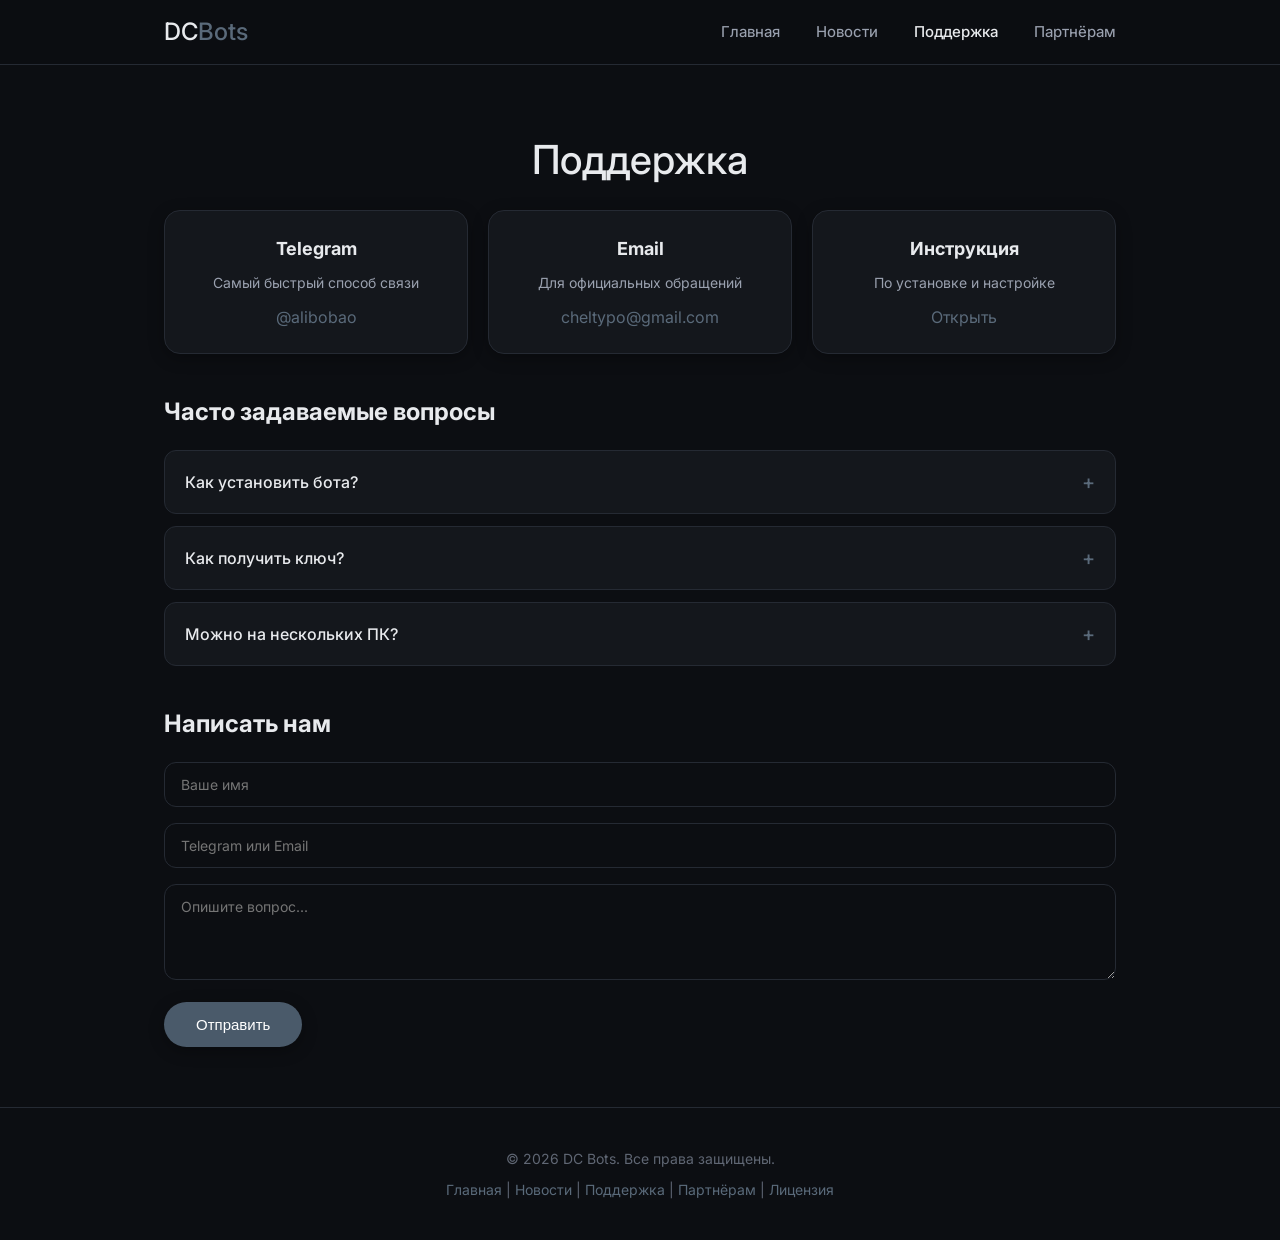
<file: support.html>
<!DOCTYPE html>
<html lang="ru">
<head>
    <meta charset="UTF-8">
    <meta name="viewport" content="width=device-width, initial-scale=1.0">
    <title>Поддержка | DC Bots</title>
    <meta name="description" content="Поддержка пользователей DC Bots. FAQ, контакты.">
    <meta name="robots" content="index, follow">
    
    <link rel="icon" type="image/png" sizes="96x96" href="/favicon-96x96.png">
    <link rel="icon" type="image/svg+xml" href="/favicon.svg">
    <link rel="shortcut icon" href="/favicon.ico">
    <link rel="apple-touch-icon" sizes="180x180" href="/apple-touch-icon.png">
    <meta name="apple-mobile-web-app-title" content="DC Bots">
    <link rel="manifest" href="/site.webmanifest">
    
    <link rel="preconnect" href="https://fonts.googleapis.com">
    <link rel="preconnect" href="https://fonts.gstatic.com" crossorigin>
    <link href="https://fonts.googleapis.com/css2?family=Inter:ital,opsz,wght@0,14..32,100..900;1,14..32,100..900&display=swap" rel="stylesheet">
    <style>
        * { margin: 0; padding: 0; box-sizing: border-box; }
        :root {
            --bg: #0c0e12; --card: #14171c; --border: #252a33; --border-hover: #3a4150;
            --text: #e8eaed; --text-secondary: #9aa1af; --text-muted: #606774;
            --accent: #5a6a7a; --accent-hover: #6e8092; --cta: #4a5a6a;
            --shadow: 0 4px 16px rgba(0,0,0,0.3);
        }
        body { font-family: 'Inter', sans-serif; background: var(--bg); color: var(--text); line-height: 1.5; min-height: 100vh; }
        .container { max-width: 1000px; margin: 0 auto; padding: 0 24px; }
        
        .header { position: fixed; top: 0; left: 0; right: 0; z-index: 1000; padding: 14px 0; background: rgba(12,14,18,0.92); backdrop-filter: blur(8px); border-bottom: 1px solid var(--border); }
        .header-inner { display: flex; justify-content: space-between; align-items: center; flex-wrap: wrap; gap: 24px; }
        .logo { font-size: 24px; font-weight: 500; color: var(--text); text-decoration: none; }
        .logo span { color: var(--accent); }
        .nav { display: flex; gap: 36px; flex-wrap: wrap; }
        .nav a { color: var(--text-secondary); text-decoration: none; font-weight: 450; font-size: 15px; padding: 6px 0; }
        .nav a:hover { color: var(--text); }
        .nav a.active { color: var(--text); font-weight: 500; }
        
        .page { padding: 130px 0 60px; }
        h1 { font-size: 2.5rem; font-weight: 500; margin-bottom: 20px; text-align: center; }
        h2 { font-size: 24px; margin: 40px 0 20px; }
        
        .contact-grid { display: grid; grid-template-columns: repeat(auto-fit, minmax(250px, 1fr)); gap: 20px; margin-bottom: 40px; }
        .contact-card { background: var(--card); border: 1px solid var(--border); border-radius: 16px; padding: 24px; text-align: center; box-shadow: var(--shadow); }
        .contact-card h3 { font-size: 18px; margin-bottom: 10px; }
        .contact-card p { color: var(--text-secondary); font-size: 14px; margin-bottom: 12px; }
        .contact-card a { color: var(--accent); text-decoration: none; cursor: pointer; }
        .contact-card a:hover { text-decoration: underline; }
        
        .faq-item { background: var(--card); border: 1px solid var(--border); border-radius: 12px; margin-bottom: 12px; overflow: hidden; }
        .faq-question { padding: 16px 20px; cursor: pointer; display: flex; justify-content: space-between; align-items: center; font-weight: 500; }
        .faq-question:hover { background: #181c23; }
        .faq-icon { color: var(--accent); font-size: 20px; }
        .faq-answer { padding: 0 20px; max-height: 0; overflow: hidden; transition: all 0.3s; color: var(--text-secondary); font-size: 14px; }
        .faq-item.active .faq-answer { padding: 0 20px 20px; max-height: 200px; }
        
        .form-group { margin-bottom: 16px; }
        .form-group input, .form-group textarea { width: 100%; padding: 13px 16px; background: var(--bg); border: 1px solid var(--border); border-radius: 12px; font-family: inherit; font-size: 14px; color: var(--text); }
        .form-group input:focus, .form-group textarea:focus { outline: none; border-color: var(--accent); }
        .btn { padding: 14px 32px; background: var(--cta); color: white; border: none; border-radius: 40px; font-size: 15px; font-weight: 500; cursor: pointer; box-shadow: var(--shadow); }
        .btn:hover { background: var(--accent-hover); }
        
        .modal { display: none; position: fixed; z-index: 9999; left: 0; top: 0; width: 100%; height: 100%; background: rgba(0,0,0,0.7); backdrop-filter: blur(6px); align-items: center; justify-content: center; }
        .modal-content { background: var(--card); width: 90%; max-width: 650px; max-height: 80vh; overflow-y: auto; border-radius: 20px; border: 1px solid var(--border); box-shadow: 0 8px 24px rgba(0,0,0,0.4); }
        .modal-header { padding: 22px 26px; border-bottom: 1px solid var(--border); display: flex; justify-content: space-between; align-items: center; position: sticky; top: 0; background: var(--card); }
        .modal-header h2 { font-size: 22px; margin: 0; }
        .close-modal { color: var(--text-muted); font-size: 28px; cursor: pointer; }
        .close-modal:hover { color: var(--text); }
        .modal-body { padding: 24px; }
        .instruction-step { margin-bottom: 20px; }
        .instruction-step h3 { font-size: 16px; margin-bottom: 8px; }
        .instruction-step p { color: var(--text-secondary); font-size: 14px; }
        
        .footer { border-top: 1px solid var(--border); padding: 40px 0; text-align: center; color: var(--text-muted); font-size: 14px; }
        .footer a { color: var(--accent); text-decoration: none; }
        .footer a:hover { color: var(--accent-hover); text-decoration: underline; }
        
        .loader-wrapper { position: fixed; top: 0; left: 0; width: 100%; height: 100%; background: var(--bg); display: flex; justify-content: center; align-items: center; z-index: 9998; transition: opacity 0.4s; }
        .loader { text-align: center; }
        .loader-logo { font-size: 48px; font-weight: 300; color: var(--accent); }
        .loader-text { margin-top: 16px; font-size: 16px; color: var(--accent); }
        .loader-dots { display: flex; justify-content: center; gap: 8px; margin-top: 16px; }
        .loader-dot { width: 10px; height: 10px; background: var(--accent); border-radius: 50%; animation: dotPulse 1.2s infinite; }
        .loader-dot:nth-child(2) { animation-delay: 0.2s; }
        .loader-dot:nth-child(3) { animation-delay: 0.4s; }
        @keyframes dotPulse { 0%,100%{opacity:0.4;transform:scale(1);} 50%{opacity:1;transform:scale(1.4);} }
        .loader-wrapper.hide { opacity: 0; visibility: hidden; }
        
        @media (max-width: 768px) {
            .header-inner { flex-direction: column; text-align: center; }
            .nav { justify-content: center; gap: 22px; }
            h1 { font-size: 2rem; }
        }
    </style>
</head>
<body>
    <div class="loader-wrapper" id="loader">
        <div class="loader"><div class="loader-logo">DC</div><div class="loader-text">DC Bots</div><div class="loader-dots"><div class="loader-dot"></div><div class="loader-dot"></div><div class="loader-dot"></div></div></div>
    </div>
    <script>window.addEventListener('load',function(){const l=document.getElementById('loader');l.classList.add('hide');setTimeout(()=>l.remove(),400);});</script>

    <header class="header">
        <div class="container header-inner">
            <a href="index.html" class="logo">DC<span>Bots</span></a>
            <div class="nav">
                <a href="index.html">Главная</a>
                <a href="news.html">Новости</a>
                <a href="support.html" class="active">Поддержка</a>
                <a href="partners.html">Партнёрам</a>
            </div>
        </div>
    </header>

    <section class="page">
        <div class="container">
            <h1>Поддержка</h1>
            <div class="contact-grid">
                <div class="contact-card"><h3>Telegram</h3><p>Самый быстрый способ связи</p><a href="https://t.me/alibobao" target="_blank">@alibobao</a></div>
                <div class="contact-card"><h3>Email</h3><p>Для официальных обращений</p><a href="mailto:cheltypo@gmail.com">cheltypo@gmail.com</a></div>
                <div class="contact-card"><h3>Инструкция</h3><p>По установке и настройке</p><a onclick="openModal('instructionModal')">Открыть</a></div>
            </div>

            <h2>Часто задаваемые вопросы</h2>
            <div class="faq-item"><div class="faq-question"><span>Как установить бота?</span><span class="faq-icon">+</span></div><div class="faq-answer">Скачайте установщик, запустите от имени администратора, введите лицензионный ключ.</div></div>
            <div class="faq-item"><div class="faq-question"><span>Как получить ключ?</span><span class="faq-icon">+</span></div><div class="faq-answer">Ключ приходит в Telegram в течение 5-15 минут после оплаты.</div></div>
            <div class="faq-item"><div class="faq-question"><span>Можно на нескольких ПК?</span><span class="faq-icon">+</span></div><div class="faq-answer">Лицензия на один компьютер. При смене — обратитесь в поддержку.</div></div>

            <h2>Написать нам</h2>
            <form action="https://formsubmit.co/cheltypo@gmail.com" method="POST">
                <input type="hidden" name="_subject" value="Обращение с сайта DC Bots">
                <input type="hidden" name="_captcha" value="false">
                <div class="form-group"><input type="text" name="name" placeholder="Ваше имя" required></div>
                <div class="form-group"><input type="text" name="contact" placeholder="Telegram или Email" required></div>
                <div class="form-group"><textarea name="message" placeholder="Опишите вопрос..." rows="4" required></textarea></div>
                <button type="submit" class="btn">Отправить</button>
            </form>
        </div>
    </section>

    <div id="instructionModal" class="modal">
        <div class="modal-content">
            <div class="modal-header"><h2>Инструкция по установке</h2><span class="close-modal" onclick="closeModal('instructionModal')">&times;</span></div>
            <div class="modal-body">
                <div class="instruction-step"><h3>1. Скачивание</h3><p>После оплаты получите ссылку на установщик в Telegram.</p></div>
                <div class="instruction-step"><h3>2. Установка</h3><p>Запустите от имени администратора, выберите папку.</p></div>
                <div class="instruction-step"><h3>3. Активация</h3><p>Введите лицензионный ключ из Telegram.</p></div>
                <div class="instruction-step"><h3>4. Настройка</h3><p>Настройте разрешение, горячие клавиши, интервалы.</p></div>
                <div class="instruction-step"><h3>5. Запуск</h3><p>Убедитесь, что игра/сайт открыты, нажмите «Старт».</p></div>
                <button class="btn" style="width:100%;margin-top:16px;" onclick="closeModal('instructionModal')">Понятно</button>
            </div>
        </div>
    </div>

    <div id="licenseModal" class="modal">
        <div class="modal-content">
            <div class="modal-header"><h2>Лицензионное соглашение</h2><span class="close-modal" onclick="closeModal('licenseModal')">&times;</span></div>
            <div class="modal-body">
                <p style="margin-bottom:16px;">© 2026 DC Bots. Все права защищены.</p>
                <p style="margin-bottom:16px;">Регулирует использование материалов сайта и ПО.</p>
                <h3 style="font-size:16px;margin:16px 0 8px;">1. Авторские права</h3><p style="color:var(--text-secondary);">Материалы — собственность DC Bots.</p>
                <h3 style="font-size:16px;margin:16px 0 8px;">2. Использование</h3><p style="color:var(--text-secondary);">Запрещено копирование без разрешения.</p>
                <h3 style="font-size:16px;margin:16px 0 8px;">3. ПО</h3><p style="color:var(--text-secondary);">Платная лицензия, запрет декомпиляции.</p>
                <button class="btn" style="width:100%;margin-top:20px;" onclick="closeModal('licenseModal')">Закрыть</button>
            </div>
        </div>
    </div>

    <footer class="footer">
        <div class="container">
            <p>© 2026 DC Bots. Все права защищены.</p>
            <p style="margin-top:10px;">
                <a href="index.html">Главная</a> | <a href="news.html">Новости</a> | <a href="support.html">Поддержка</a> | <a href="partners.html">Партнёрам</a> | <a href="#" onclick="openModal('licenseModal');return false;">Лицензия</a>
            </p>
        </div>
    </footer>

    <script>
        function openModal(id){document.getElementById(id).style.display='flex';document.body.style.overflow='hidden';}
        function closeModal(id){document.getElementById(id).style.display='none';document.body.style.overflow='auto';}
        document.querySelectorAll('.faq-question').forEach(q=>q.addEventListener('click',()=>q.parentElement.classList.toggle('active')));
        window.addEventListener('click',e=>{if(e.target.classList.contains('modal')){e.target.style.display='none';document.body.style.overflow='auto';}});
        document.addEventListener('keydown',e=>{if(e.key==='Escape'){document.querySelectorAll('.modal').forEach(m=>m.style.display='none');document.body.style.overflow='auto';}});
    </script>
</body>
</html>
</file>
<file: css/style.css>
* {
    margin: 0;
    padding: 0;
    box-sizing: border-box;
}

:root {
    --bg: #0c0e12;
    --card: #14171c;
    --card-hover: #181c23;
    --border: #252a33;
    --border-hover: #3a4150;
    --text: #e8eaed;
    --text-secondary: #9aa1af;
    --text-muted: #606774;
    --accent: #5a6a7a;
    --accent-hover: #6e8092;
    --cta: #4a5a6a;
    --cta-hover: #5a6e80;
    --shadow: 0 4px 16px rgba(0, 0, 0, 0.3);
    --shadow-hover: 0 8px 24px rgba(0, 0, 0, 0.4);
    --jarvis-glow: rgba(90, 130, 180, 0.25);
    --jarvis-border: #4a7090;
    --jarvis-badge: #3a6080;
}

body {
    font-family: 'Inter', -apple-system, BlinkMacSystemFont, 'Segoe UI', Roboto, sans-serif;
    background: var(--bg);
    color: var(--text);
    line-height: 1.5;
    min-height: 100vh;
    -webkit-font-smoothing: antialiased;
    -moz-osx-font-smoothing: grayscale;
}

.container {
    max-width: 1280px;
    margin: 0 auto;
    padding: 0 24px;
}

h1, h2, h3, h4, h5, h6 {
    font-weight: 500;
    line-height: 1.25;
    letter-spacing: -0.01em;
    color: var(--text);
}

h1 {
    font-size: clamp(2.25rem, 5vw, 3.5rem);
    margin-bottom: 1.25rem;
}

h2 {
    font-size: clamp(1.75rem, 3.5vw, 2.25rem);
    margin-bottom: 0.75rem;
}

.header {
    position: fixed;
    top: 0;
    left: 0;
    right: 0;
    z-index: 1000;
    padding: 14px 0;
    background: rgba(12, 14, 18, 0.92);
    backdrop-filter: blur(8px);
    -webkit-backdrop-filter: blur(8px);
    border-bottom: 1px solid var(--border);
}

.header-inner {
    display: flex;
    justify-content: space-between;
    align-items: center;
    flex-wrap: wrap;
    gap: 24px;
}

.logo {
    font-size: 24px;
    font-weight: 500;
    color: var(--text);
    text-decoration: none;
}

.logo span {
    color: var(--accent);
}

.nav {
    display: flex;
    gap: 36px;
    flex-wrap: wrap;
}

.nav a {
    color: var(--text-secondary);
    text-decoration: none;
    font-weight: 450;
    font-size: 15px;
    padding: 6px 0;
    transition: color 0.2s;
}

.nav a:hover {
    color: var(--text);
}

.btn {
    display: inline-flex;
    align-items: center;
    justify-content: center;
    padding: 10px 24px;
    border-radius: 12px;
    text-decoration: none;
    font-weight: 450;
    font-size: 15px;
    transition: all 0.2s;
    cursor: pointer;
    border: none;
    gap: 8px;
    white-space: nowrap;
}

.btn-primary {
    background: var(--accent);
    color: white;
}

.btn-primary:hover {
    background: var(--accent-hover);
    transform: translateY(-1px);
    box-shadow: var(--shadow);
}

.btn-outline {
    background: transparent;
    border: 1px solid var(--border);
    color: var(--text);
}

.btn-outline:hover {
    border-color: var(--border-hover);
    background: var(--card);
}

.btn-buy {
    background: var(--cta);
    color: white;
    font-weight: 500;
    padding: 12px 28px;
    box-shadow: var(--shadow);
    border-radius: 40px;
}

.btn-buy:hover {
    background: var(--cta-hover);
    transform: translateY(-2px);
    box-shadow: var(--shadow-hover);
}

.hero {
    padding: 150px 0 90px;
    text-align: center;
}

.hero p {
    font-size: 1.2rem;
    color: var(--text-secondary);
    max-width: 560px;
    margin: 0 auto 36px;
}

.hero-buttons {
    display: flex;
    gap: 14px;
    justify-content: center;
    flex-wrap: wrap;
}

.hero-buttons .btn-primary {
    background: var(--cta);
    box-shadow: var(--shadow);
    font-weight: 500;
    padding: 14px 32px;
}

.bots {
    padding: 70px 0;
}

.section-title {
    text-align: center;
    margin-bottom: 48px;
    color: var(--text);
}

.grid {
    display: grid;
    grid-template-columns: repeat(auto-fit, minmax(320px, 1fr));
    gap: 28px;
}

.bot-card {
    background: var(--card);
    border: 1px solid var(--border);
    border-radius: 16px;
    padding: 32px;
    display: flex;
    flex-direction: column;
    box-shadow: var(--shadow);
    transition: all 0.5s ease;
    position: relative;
}

.bot-card:hover {
    transform: translateY(-4px);
    border-color: var(--border-hover);
    box-shadow: var(--shadow-hover);
    background: var(--card-hover);
}

.bot-card h3 {
    font-size: 22px;
    margin-bottom: 10px;
}

.bot-card p {
    color: var(--text-secondary);
    margin-bottom: 20px;
    font-size: 14px;
    flex-grow: 1;
}

.bot-features {
    list-style: none;
    margin-bottom: 28px;
}

.bot-features li {
    padding: 7px 0;
    color: var(--text-secondary);
    font-size: 14px;
    display: flex;
    align-items: center;
    gap: 10px;
}

.bot-features li::before {
    content: "—";
    color: var(--accent);
}

.price {
    font-size: 28px;
    font-weight: 500;
    margin-bottom: 20px;
    color: var(--text);
}

.price small {
    font-size: 14px;
    color: var(--text-muted);
    font-weight: 400;
}

.bot-actions {
    display: flex;
    gap: 10px;
    margin-top: 10px;
}

.bot-actions .btn-buy {
    flex: 1;
}

.bot-actions .bot-link {
    flex: 1;
    display: inline-flex;
    align-items: center;
    justify-content: center;
    padding: 12px 22px;
    background: var(--bg);
    border: 1px solid var(--border);
    color: var(--text);
    text-decoration: none;
    border-radius: 40px;
    font-weight: 450;
    font-size: 14px;
    transition: all 0.2s;
}

.bot-actions .bot-link:hover {
    background: var(--card);
    border-color: var(--border-hover);
}

.grid.has-jarvis .bot-card:not(.jarvis-card) {
    opacity: 0.5;
    filter: grayscale(35%);
    transition: all 0.6s ease;
}

.grid.has-jarvis .bot-card:not(.jarvis-card):hover {
    opacity: 0.75;
    filter: grayscale(15%);
}

.jarvis-card {
    border: 1px solid var(--jarvis-border);
    box-shadow: 0 0 32px var(--jarvis-glow), 0 0 64px rgba(90, 130, 180, 0.08);
    background: linear-gradient(145deg, #14191f 0%, #1a1f28 100%);
    animation: jarvisPulse 3s ease-in-out infinite;
    z-index: 2;
}

.jarvis-card:hover {
    border-color: #5a8aaa;
    box-shadow: 0 0 40px rgba(90, 130, 180, 0.35), 0 0 80px rgba(90, 130, 180, 0.15);
    transform: translateY(-6px);
}

.jarvis-card .bot-features li::before {
    color: #5a8aaa;
}

.jarvis-card p {
    color: #bccbd8;
}

.jarvis-badge {
    position: absolute;
    top: 14px;
    right: 14px;
    background: var(--jarvis-badge);
    color: #c8ddf0;
    padding: 5px 14px;
    border-radius: 40px;
    font-size: 12px;
    font-weight: 500;
    letter-spacing: 0.4px;
    border: 1px solid rgba(90, 130, 180, 0.3);
}

.jarvis-soon {
    display: inline-flex;
    align-items: center;
    gap: 8px;
    color: #8ab0d0;
    font-size: 18px;
    font-weight: 500;
    margin-bottom: 20px;
}

.jarvis-dot {
    width: 8px;
    height: 8px;
    background: #5a8aaa;
    border-radius: 50%;
    animation: dotPulseJarvis 1.5s infinite;
}

.btn-jarvis {
    background: transparent;
    border: 1px solid var(--jarvis-border);
    color: #c8ddf0;
    font-weight: 500;
    padding: 12px 22px;
    box-shadow: 0 0 12px rgba(90, 130, 180, 0.10);
    border-radius: 40px;
    flex: 1;
    display: inline-flex;
    align-items: center;
    justify-content: center;
    font-size: 14px;
    text-decoration: none;
    transition: all 0.2s;
    cursor: pointer;
}

.btn-jarvis:hover {
    background: rgba(90, 130, 180, 0.12);
    border-color: #5a8aaa;
    box-shadow: 0 0 20px rgba(90, 130, 180, 0.20);
    color: #fff;
}

.features {
    padding: 70px 0;
    background: transparent;
}

.features-grid {
    display: grid;
    grid-template-columns: repeat(auto-fit, minmax(250px, 1fr));
    gap: 28px;
}

.feature-item {
    text-align: center;
    padding: 28px 22px;
    background: var(--card);
    border: 1px solid var(--border);
    border-radius: 16px;
    box-shadow: var(--shadow);
}

.feature-item h4 {
    margin-bottom: 10px;
    font-size: 18px;
}

.feature-item p {
    color: var(--text-secondary);
    font-size: 14px;
}

.support-author {
    padding: 60px 0;
    border-top: 1px solid var(--border);
    border-bottom: 1px solid var(--border);
}

.support-card {
    background: var(--card);
    border: 1px solid var(--border);
    border-radius: 16px;
    padding: 40px 36px;
    text-align: center;
    max-width: 650px;
    margin: 0 auto;
    box-shadow: var(--shadow);
}

.support-card h3 {
    font-size: 26px;
    margin-bottom: 14px;
}

.support-card p {
    color: var(--text-secondary);
    margin-bottom: 30px;
}

.support-buttons {
    display: flex;
    gap: 14px;
    justify-content: center;
    flex-wrap: wrap;
}

.btn-donate,
.btn-boosty,
.btn-crypto {
    padding: 12px 24px;
    border-radius: 40px;
    text-decoration: none;
    font-weight: 450;
    font-size: 14px;
    border: 1px solid var(--border);
    background: var(--bg);
    color: var(--text);
    transition: all 0.2s;
}

.btn-donate:hover,
.btn-boosty:hover,
.btn-crypto:hover {
    background: var(--card);
    border-color: var(--border-hover);
}

.support-note {
    font-size: 13px;
    color: var(--text-muted);
    margin-top: 18px;
}

.modal {
    display: none;
    position: fixed;
    z-index: 9999;
    left: 0;
    top: 0;
    width: 100%;
    height: 100%;
    background: rgba(0, 0, 0, 0.7);
    backdrop-filter: blur(6px);
    -webkit-backdrop-filter: blur(6px);
    align-items: center;
    justify-content: center;
}

.modal-content {
    background: var(--card);
    width: 90%;
    max-width: 650px;
    max-height: 80vh;
    overflow-y: auto;
    border-radius: 20px;
    border: 1px solid var(--border);
    box-shadow: var(--shadow-hover);
}

.modal-header {
    padding: 22px 26px;
    border-bottom: 1px solid var(--border);
    display: flex;
    justify-content: space-between;
    align-items: center;
    position: sticky;
    top: 0;
    background: var(--card);
    z-index: 10;
}

.modal-header h2 {
    font-size: 22px;
    margin: 0;
    font-weight: 500;
}

.close-modal {
    color: var(--text-muted);
    font-size: 28px;
    cursor: pointer;
    line-height: 1;
    transition: color 0.2s;
}

.close-modal:hover {
    color: var(--text);
}

.modal-body {
    padding: 24px;
}

.modal-body input,
.modal-body textarea,
.modal-body select {
    width: 100%;
    padding: 13px 16px;
    margin-bottom: 16px;
    background: var(--bg);
    border: 1px solid var(--border);
    border-radius: 12px;
    font-family: inherit;
    font-size: 15px;
    color: var(--text);
}

.modal-body input:focus,
.modal-body textarea:focus,
.modal-body select:focus {
    outline: none;
    border-color: var(--accent);
}

.modal-body input::placeholder,
.modal-body textarea::placeholder {
    color: var(--text-muted);
}

.modal-body textarea {
    resize: vertical;
    min-height: 100px;
}

.modal-body button {
    width: 100%;
    background: var(--cta);
    color: white;
    border: none;
    padding: 14px;
    border-radius: 40px;
    font-size: 15px;
    font-weight: 500;
    cursor: pointer;
    box-shadow: var(--shadow);
    transition: all 0.2s;
}

.modal-body button:hover {
    background: var(--cta-hover);
}

.detail-section {
    margin-bottom: 20px;
}

.detail-section h3 {
    font-size: 16px;
    margin-bottom: 10px;
    color: var(--text);
}

.detail-section ul {
    list-style: none;
    display: grid;
    grid-template-columns: repeat(2, 1fr);
    gap: 6px 16px;
}

.detail-section li {
    padding: 5px 0;
    color: var(--text-secondary);
    font-size: 13px;
    display: flex;
    align-items: center;
    gap: 8px;
}

.detail-section li::before {
    content: "—";
    color: var(--accent);
}

.price-block {
    text-align: center;
    padding: 16px;
    background: var(--bg);
    border-radius: 12px;
    margin: 16px 0;
    border: 1px solid var(--border);
}

.price-block .price {
    font-size: 32px;
    margin-bottom: 5px;
}

.footer {
    border-top: 1px solid var(--border);
    padding: 40px 0;
    text-align: center;
    color: var(--text-muted);
    font-size: 14px;
    background: transparent;
}

.footer a {
    color: var(--accent);
    text-decoration: none;
    transition: color 0.2s;
}

.footer a:hover {
    color: var(--accent-hover);
    text-decoration: underline;
}

.loader-wrapper {
    position: fixed;
    top: 0;
    left: 0;
    width: 100%;
    height: 100%;
    background: var(--bg);
    display: flex;
    justify-content: center;
    align-items: center;
    z-index: 9998;
    transition: opacity 0.4s ease, visibility 0.4s ease;
}

.loader {
    text-align: center;
}

.loader-logo {
    font-size: 48px;
    font-weight: 300;
    color: var(--accent);
}

.loader-text {
    margin-top: 16px;
    font-size: 16px;
    color: var(--accent);
}

.loader-dots {
    display: flex;
    justify-content: center;
    gap: 8px;
    margin-top: 16px;
}

.loader-dot {
    width: 10px;
    height: 10px;
    background: var(--accent);
    border-radius: 50%;
    animation: dotPulse 1.2s infinite;
}

.loader-dot:nth-child(2) {
    animation-delay: 0.2s;
}

.loader-dot:nth-child(3) {
    animation-delay: 0.4s;
}

@keyframes dotPulse {
    0%, 100% {
        opacity: 0.4;
        transform: scale(1);
    }
    50% {
        opacity: 1;
        transform: scale(1.4);
    }
}

@keyframes jarvisPulse {
    0%, 100% {
        box-shadow: 0 0 32px var(--jarvis-glow), 0 0 64px rgba(90, 130, 180, 0.08);
    }
    50% {
        box-shadow: 0 0 40px rgba(90, 130, 180, 0.35), 0 0 80px rgba(90, 130, 180, 0.15);
    }
}

@keyframes dotPulseJarvis {
    0%, 100% {
        opacity: 0.5;
    }
    50% {
        opacity: 1;
    }
}

.loader-wrapper.hide {
    opacity: 0;
    visibility: hidden;
}

@media (max-width: 768px) {
    .container {
        padding: 0 18px;
    }

    .hero {
        padding: 130px 0 60px;
    }

    .header-inner {
        flex-direction: column;
        text-align: center;
    }

    .nav {
        justify-content: center;
        gap: 22px;
    }

    .grid {
        grid-template-columns: 1fr;
    }

    .support-buttons {
        flex-direction: column;
    }

    .btn-donate,
    .btn-boosty,
    .btn-crypto {
        width: 100%;
        justify-content: center;
    }

    .bot-actions {
        flex-direction: column;
    }

    .detail-section ul {
        grid-template-columns: 1fr;
    }
}
</file>
